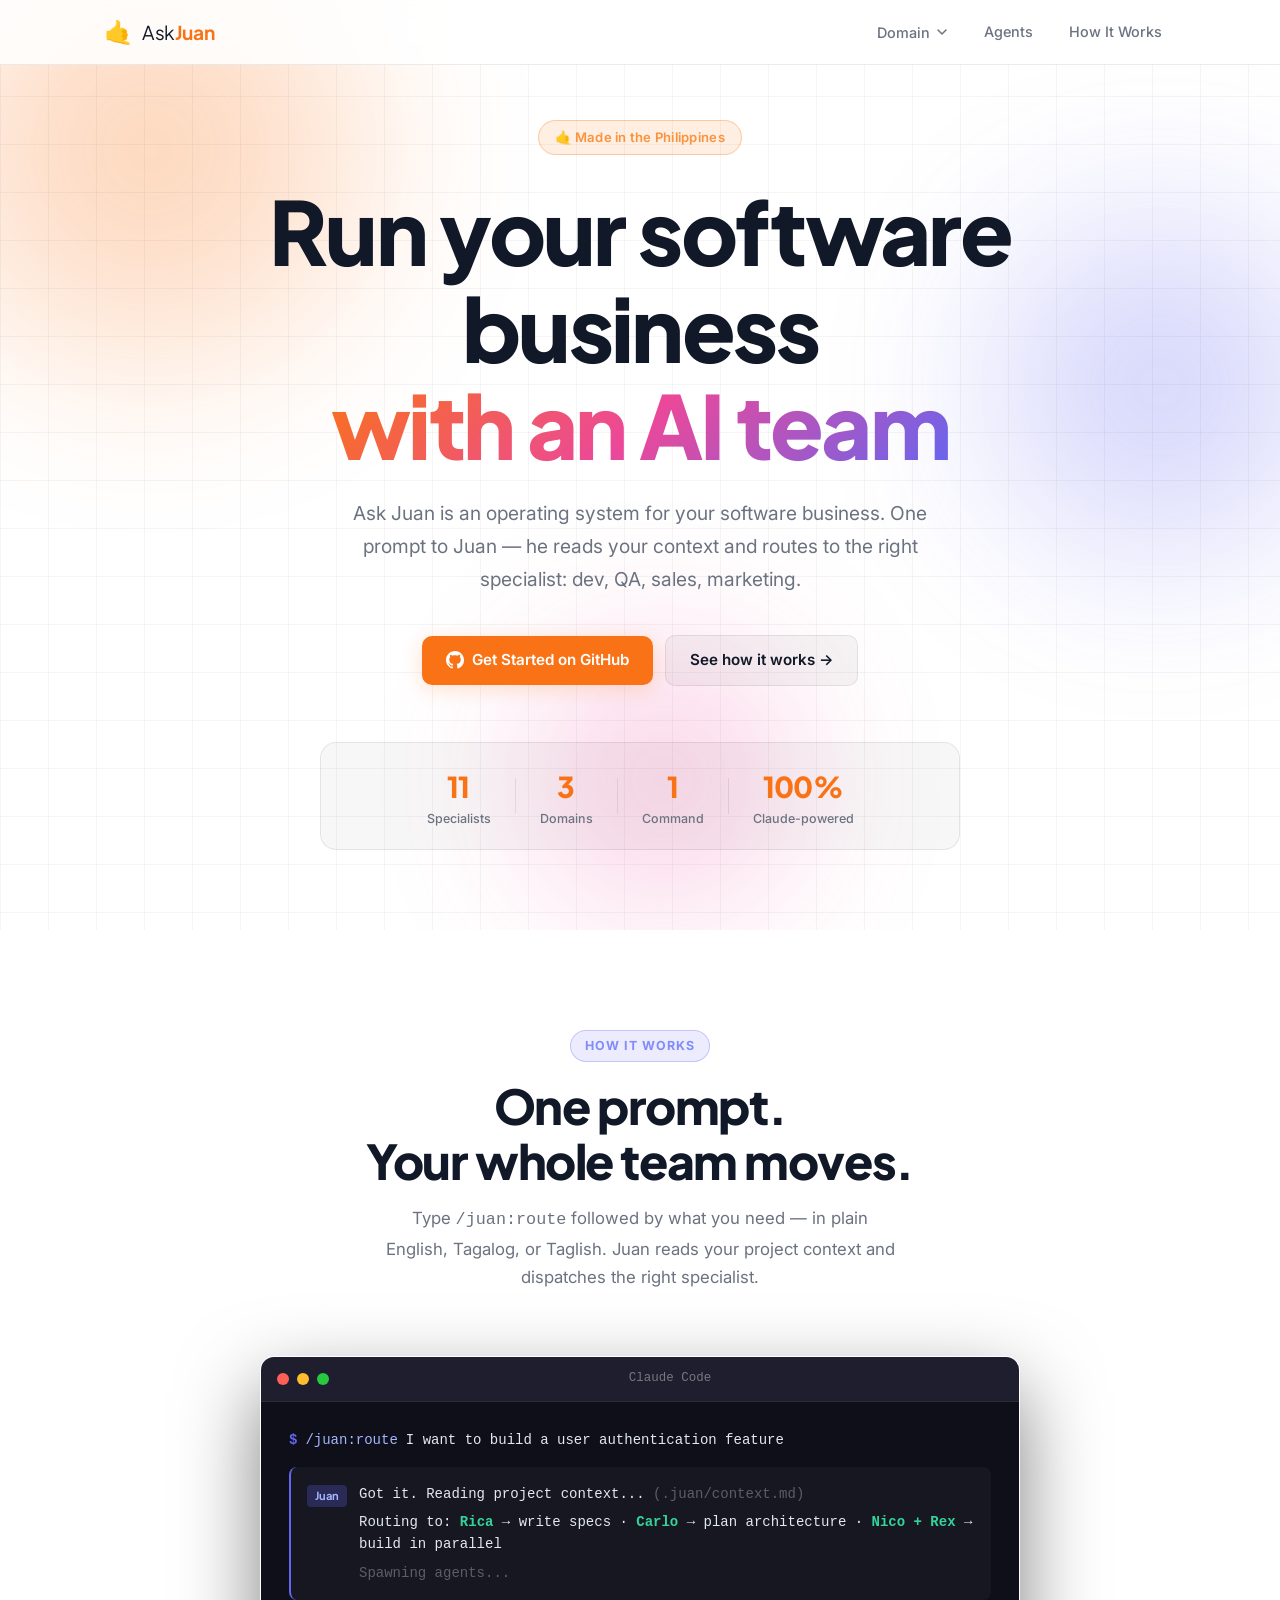
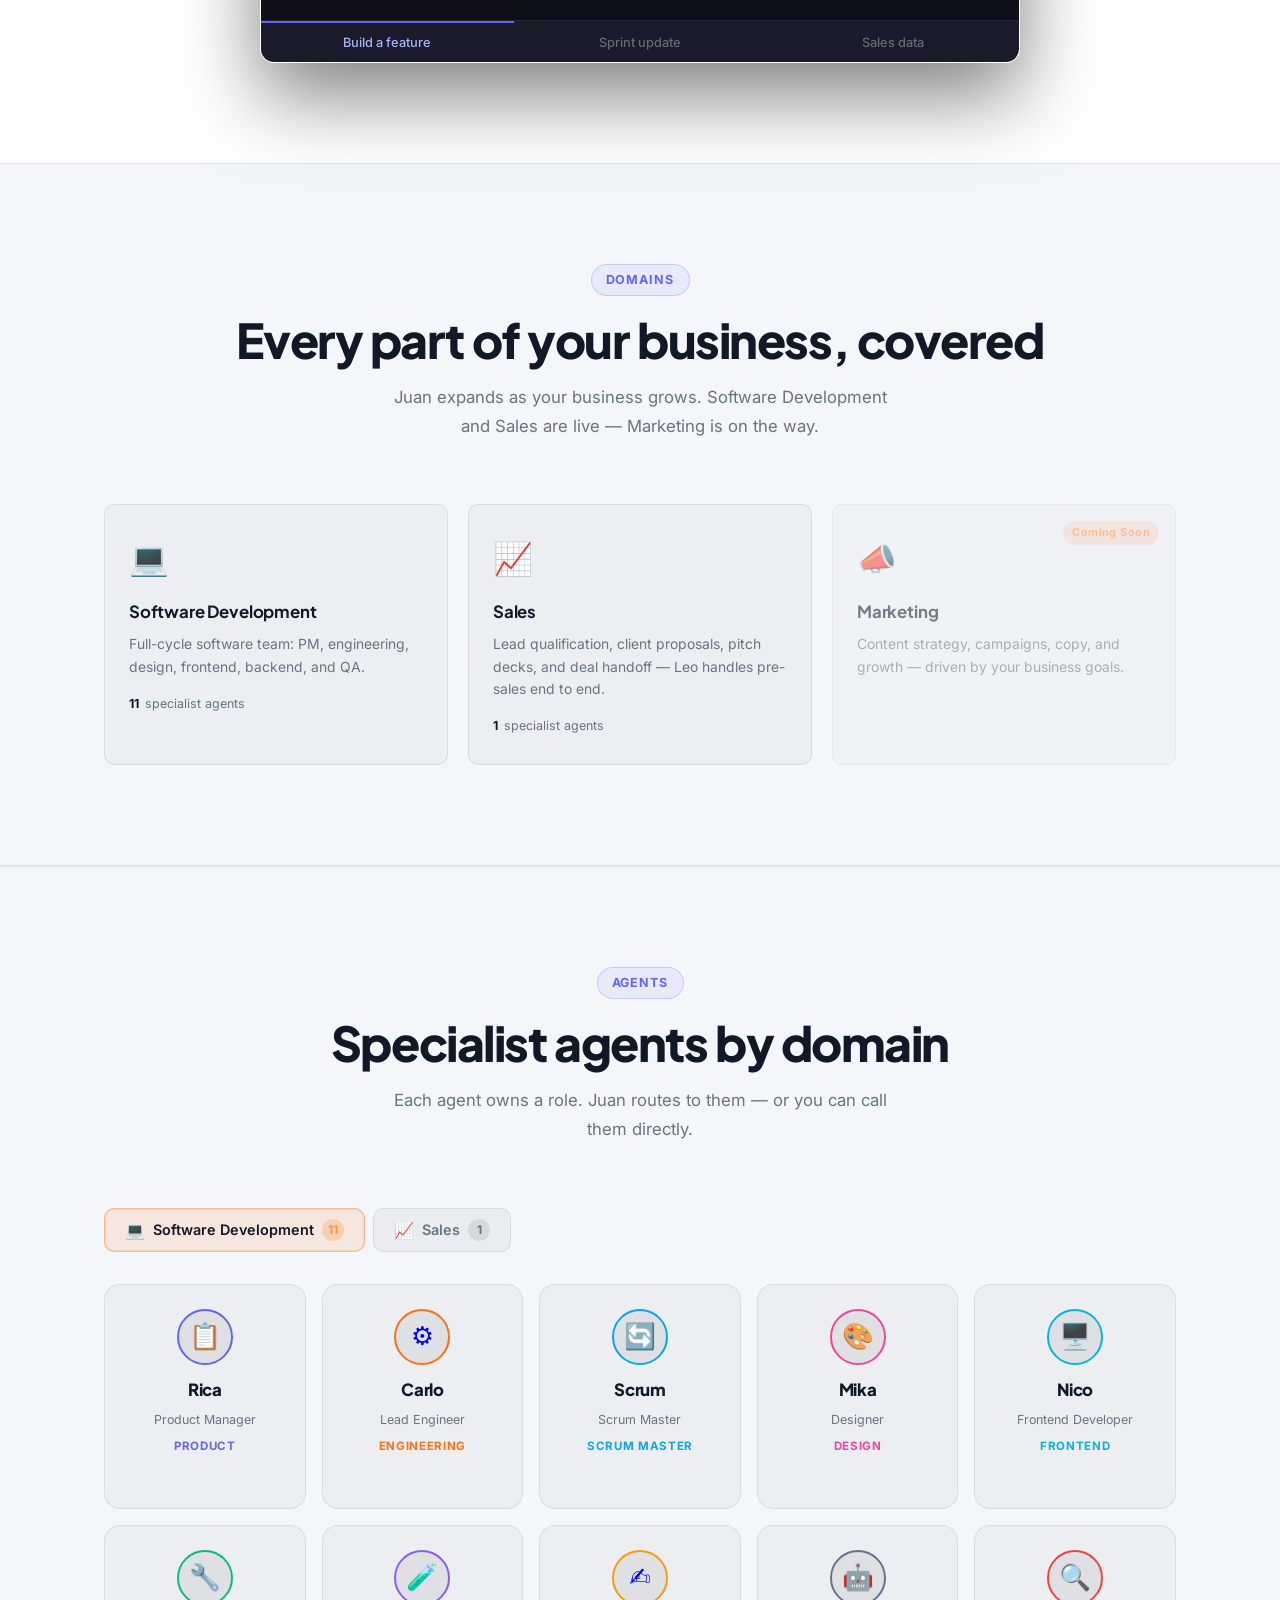
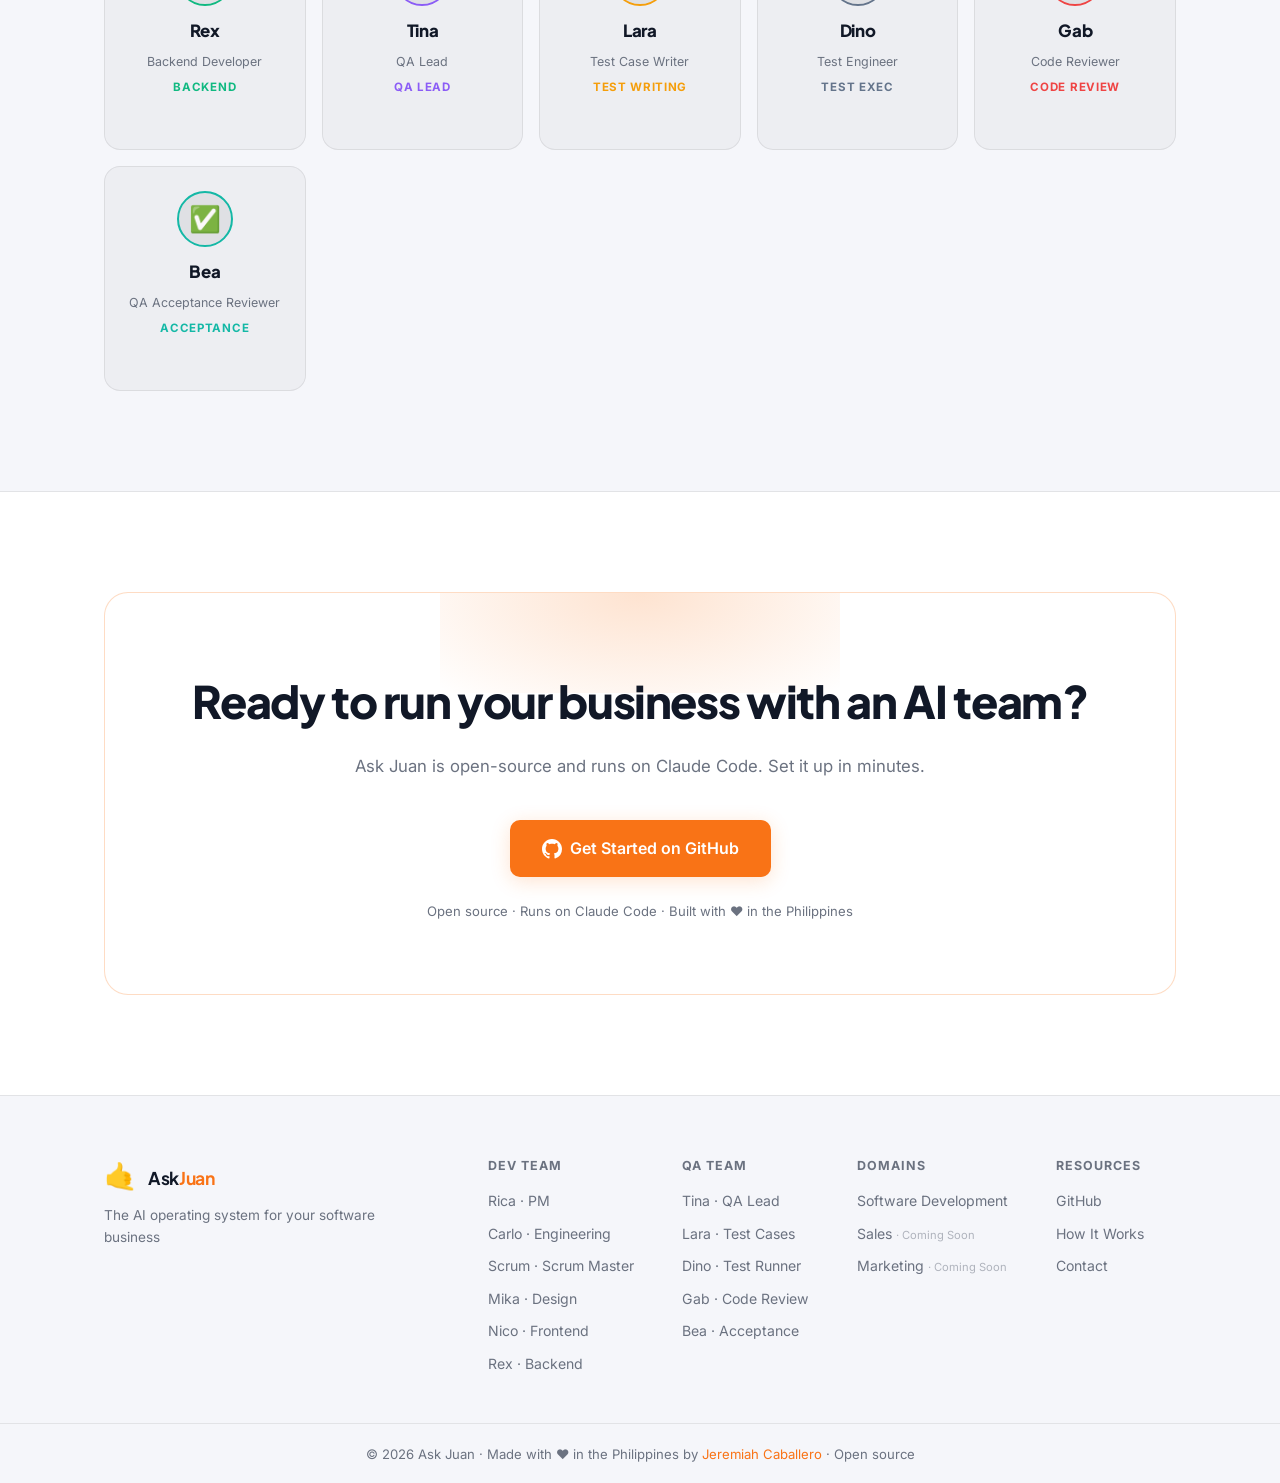
<file: index.html>
<!DOCTYPE html>
<html lang="en">
<head>
  <meta charset="UTF-8" />
  <meta name="viewport" content="width=device-width, initial-scale=1.0" />
  <title>Ask Juan — Your Filipino AI Business Consultant</title>
  <meta name="description" content="AI-powered agents and skills built for Filipino SMEs and freelancers. Get project plans, quotes, and client updates — fast." />
  <link rel="preconnect" href="https://fonts.googleapis.com" />
  <link href="https://fonts.googleapis.com/css2?family=Inter:wght@300;400;500;600;700;800&family=Plus+Jakarta+Sans:wght@400;500;600;700;800&display=swap" rel="stylesheet" />
  <link rel="stylesheet" href="style.css" />
</head>
<body>

  <!-- NAV -->
  <nav class="nav">
    <div class="container nav-inner">
      <a href="#" class="logo">
        <span class="logo-icon">🤙</span>
        <span class="logo-text">Ask<strong>Juan</strong></span>
      </a>
      <ul class="nav-links">
        <li class="nav-dropdown">
          <button class="nav-dropdown-toggle" aria-expanded="false">
            Domain <svg class="dropdown-chevron" width="12" height="12" viewBox="0 0 12 12" fill="none"><path d="M2 4l4 4 4-4" stroke="currentColor" stroke-width="1.5" stroke-linecap="round" stroke-linejoin="round"/></svg>
          </button>
          <ul class="nav-dropdown-menu" id="nav-domain-menu">
            <!-- rendered by app.js from DOMAINS -->
          </ul>
        </li>
        <li><a href="#team">Agents</a></li>
        <li><a href="#how">How It Works</a></li>
      </ul>
      <button class="hamburger" aria-label="Menu">
        <span></span><span></span><span></span>
      </button>
    </div>
  </nav>

  <!-- LANDING SECTIONS -->
  <div id="landing">

    <!-- HERO -->
    <section class="hero">
      <div class="hero-bg">
        <div class="blob blob-1"></div>
        <div class="blob blob-2"></div>
        <div class="blob blob-3"></div>
        <div class="grid-overlay"></div>
      </div>
      <div class="container hero-content">
        <div class="badge">🤙 Made in the Philippines</div>
        <h1 class="hero-title">
          Run your software business<br />
          <span class="gradient-text">with an AI team</span>
        </h1>
        <p class="hero-sub">
          Ask Juan is an operating system for your software business. One prompt to Juan —
          he reads your context and routes to the right specialist: dev, QA, sales, marketing.
        </p>
        <div class="hero-actions">
          <a href="https://github.com/jeremiahcaballero/ask-juan" class="btn btn-primary">
            <svg width="18" height="18" viewBox="0 0 24 24" fill="currentColor"><path d="M12 0C5.37 0 0 5.37 0 12c0 5.31 3.435 9.795 8.205 11.385.6.105.825-.255.825-.57 0-.285-.015-1.23-.015-2.235-3.015.555-3.795-.735-4.035-1.41-.135-.345-.72-1.41-1.23-1.695-.42-.225-1.02-.78-.015-.795.945-.015 1.62.87 1.845 1.23 1.08 1.815 2.805 1.305 3.495.99.105-.78.42-1.305.765-1.605-2.67-.3-5.46-1.335-5.46-5.925 0-1.305.465-2.385 1.23-3.225-.12-.3-.54-1.53.12-3.18 0 0 1.005-.315 3.3 1.23.96-.27 1.98-.405 3-.405s2.04.135 3 .405c2.295-1.56 3.3-1.23 3.3-1.23.66 1.65.24 2.88.12 3.18.765.84 1.23 1.905 1.23 3.225 0 4.605-2.805 5.625-5.475 5.925.435.375.81 1.095.81 2.22 0 1.605-.015 2.895-.015 3.3 0 .315.225.69.825.57A12.02 12.02 0 0 0 24 12c0-6.63-5.37-12-12-12Z"/></svg>
            Get Started on GitHub
          </a>
          <a href="#how" class="btn btn-ghost">See how it works →</a>
        </div>
        <div class="hero-stats">
          <div class="stat"><span class="stat-num">11</span><span class="stat-label">Specialists</span></div>
          <div class="stat-divider"></div>
          <div class="stat"><span class="stat-num">3</span><span class="stat-label">Domains</span></div>
          <div class="stat-divider"></div>
          <div class="stat"><span class="stat-num">1</span><span class="stat-label">Command</span></div>
          <div class="stat-divider"></div>
          <div class="stat"><span class="stat-num">100%</span><span class="stat-label">Claude-powered</span></div>
        </div>
      </div>
    </section>

    <!-- HOW IT WORKS -->
    <section id="how" class="section">
      <div class="container">
        <div class="section-header">
          <div class="section-tag">How It Works</div>
          <h2 class="section-title">One prompt.<br />Your whole team moves.</h2>
          <p class="section-sub">Type <code>/juan:route</code> followed by what you need — in plain English, Tagalog, or Taglish. Juan reads your project context and dispatches the right specialist.</p>
        </div>
        <div class="terminal-demo">
          <div class="terminal-bar">
            <span class="terminal-dot td-red"></span>
            <span class="terminal-dot td-yellow"></span>
            <span class="terminal-dot td-green"></span>
            <span class="terminal-title">Claude Code</span>
          </div>
          <div class="terminal-body">
            <div class="terminal-example active" id="term-ex-0">
              <div class="term-line"><span class="term-prompt">$</span> <span class="term-cmd">/juan:route</span> <span class="term-arg">I want to build a user authentication feature</span></div>
              <div class="term-response">
                <div class="term-tag term-tag-juan">Juan</div>
                <div class="term-response-body">
                  <p>Got it. Reading project context... <span class="term-dim">(.juan/context.md)</span></p>
                  <p>Routing to: <span class="term-agent">Rica</span> → write specs · <span class="term-agent">Carlo</span> → plan architecture · <span class="term-agent">Nico + Rex</span> → build in parallel</p>
                  <p class="term-dim">Spawning agents...</p>
                </div>
              </div>
            </div>
            <div class="terminal-example" id="term-ex-1">
              <div class="term-line"><span class="term-prompt">$</span> <span class="term-cmd">/juan:route</span> <span class="term-arg">Give me updates on today's sprint</span></div>
              <div class="term-response">
                <div class="term-tag term-tag-juan">Juan</div>
                <div class="term-response-body">
                  <p>Pulling sprint status...</p>
                  <p>Routing to: <span class="term-agent">Tina</span> → QA summary · <span class="term-agent">Dino</span> → test report · <span class="term-agent">Gab</span> → code review status</p>
                  <p class="term-dim">Compiling sprint update...</p>
                </div>
              </div>
            </div>
            <div class="terminal-example" id="term-ex-2">
              <div class="term-line"><span class="term-prompt">$</span> <span class="term-cmd">/juan:route</span> <span class="term-arg">Give me data about our sales this month</span></div>
              <div class="term-response">
                <div class="term-tag term-tag-juan">Juan</div>
                <div class="term-response-body">
                  <p>Sales domain detected.</p>
                  <p>Routing to: <span class="term-agent term-agent-soon">Sales Agent</span> <span class="term-soon-badge">Coming Soon</span></p>
                  <p class="term-dim">Sales domain launching Q3 2026.</p>
                </div>
              </div>
            </div>
          </div>
          <div class="terminal-tabs">
            <button class="term-tab active" data-ex="0">Build a feature</button>
            <button class="term-tab" data-ex="1">Sprint update</button>
            <button class="term-tab" data-ex="2">Sales data</button>
          </div>
        </div>
      </div>
    </section>

    <!-- DOMAINS -->
    <section id="domains" class="section section-dark">
      <div class="container">
        <div class="section-header">
          <div class="section-tag light">Domains</div>
          <h2 class="section-title light">Every part of your business, covered</h2>
          <p class="section-sub light">Juan expands as your business grows. Software Development and Sales are live — Marketing is on the way.</p>
        </div>
        <div class="domains-grid" id="domains-grid">
          <!-- rendered by app.js -->
        </div>
      </div>
    </section>

    <!-- AGENTS -->
    <section id="team" class="section section-dark">
      <div class="container">
        <div class="section-header">
          <div class="section-tag light">Agents</div>
          <h2 class="section-title light">Specialist agents by domain</h2>
          <p class="section-sub light">Each agent owns a role. Juan routes to them — or you can call them directly.</p>
        </div>
        <div class="domain-tabs-wrap">
          <div class="domain-tabs" id="domain-tabs"></div>
        </div>
        <div class="team-grid" id="team-grid"></div>
      </div>
    </section>

    <!-- CTA -->
    <section id="contact" class="section cta-section">
      <div class="container">
        <div class="cta-card">
          <div class="cta-glow"></div>
          <h2 class="cta-title">Ready to run your business with an AI team?</h2>
          <p class="cta-sub">Ask Juan is open-source and runs on Claude Code. Set it up in minutes.</p>
          <div class="cta-actions">
            <a href="https://github.com/jeremiahcaballero/ask-juan" class="btn btn-primary btn-lg">
              <svg width="20" height="20" viewBox="0 0 24 24" fill="currentColor"><path d="M12 0C5.37 0 0 5.37 0 12c0 5.31 3.435 9.795 8.205 11.385.6.105.825-.255.825-.57 0-.285-.015-1.23-.015-2.235-3.015.555-3.795-.735-4.035-1.41-.135-.345-.72-1.41-1.23-1.695-.42-.225-1.02-.78-.015-.795.945-.015 1.62.87 1.845 1.23 1.08 1.815 2.805 1.305 3.495.99.105-.78.42-1.305.765-1.605-2.67-.3-5.46-1.335-5.46-5.925 0-1.305.465-2.385 1.23-3.225-.12-.3-.54-1.53.12-3.18 0 0 1.005-.315 3.3 1.23.96-.27 1.98-.405 3-.405s2.04.135 3 .405c2.295-1.56 3.3-1.23 3.3-1.23.66 1.65.24 2.88.12 3.18.765.84 1.23 1.905 1.23 3.225 0 4.605-2.805 5.625-5.475 5.925.435.375.81 1.095.81 2.22 0 1.605-.015 2.895-.015 3.3 0 .315.225.69.825.57A12.02 12.02 0 0 0 24 12c0-6.63-5.37-12-12-12Z"/></svg>
              Get Started on GitHub
            </a>
          </div>
          <p class="cta-note">Open source · Runs on Claude Code · Built with ❤️ in the Philippines</p>
        </div>
      </div>
    </section>

  </div><!-- /#landing -->

  <!-- AGENT DETAIL PAGE (rendered by app.js) -->
  <div id="agent-page" class="hidden"></div>

  <!-- FOOTER -->
  <footer class="footer">
    <div class="container footer-inner">
      <div class="footer-brand">
        <span class="logo-icon">🤙</span>
        <span class="logo-text">Ask<strong>Juan</strong></span>
        <p class="footer-tagline">The AI operating system for your software business</p>
      </div>
      <div class="footer-links">
        <div class="footer-col">
          <h5>Dev Team</h5>
          <a href="#agent/rica">Rica · PM</a>
          <a href="#agent/carlo">Carlo · Engineering</a>
          <a href="#agent/scrum">Scrum · Scrum Master</a>
          <a href="#agent/mika">Mika · Design</a>
          <a href="#agent/nico">Nico · Frontend</a>
          <a href="#agent/rex">Rex · Backend</a>
        </div>
        <div class="footer-col">
          <h5>QA Team</h5>
          <a href="#agent/tina">Tina · QA Lead</a>
          <a href="#agent/lara">Lara · Test Cases</a>
          <a href="#agent/dino">Dino · Test Runner</a>
          <a href="#agent/gab">Gab · Code Review</a>
          <a href="#agent/bea">Bea · Acceptance</a>
        </div>
        <div class="footer-col">
          <h5>Domains</h5>
          <a href="#team">Software Development</a>
          <a href="#domains">Sales <span style="font-size:0.7rem;opacity:0.5">· Coming Soon</span></a>
          <a href="#domains">Marketing <span style="font-size:0.7rem;opacity:0.5">· Coming Soon</span></a>
        </div>
        <div class="footer-col">
          <h5>Resources</h5>
          <a href="https://github.com/jeremiahcaballero/ask-juan">GitHub</a>
          <a href="#how">How It Works</a>
          <a href="mailto:training-ph@sun-asterisk.com">Contact</a>
        </div>
      </div>
    </div>
    <div class="footer-bottom">
      <p>© 2026 Ask Juan · Made with ❤️ in the Philippines by <a href="mailto:training-ph@sun-asterisk.com">Jeremiah Caballero</a> · Open source</p>
    </div>
  </footer>

  <script src="agents.js"></script>
  <script src="app.js"></script>
</body>
</html>
</file>
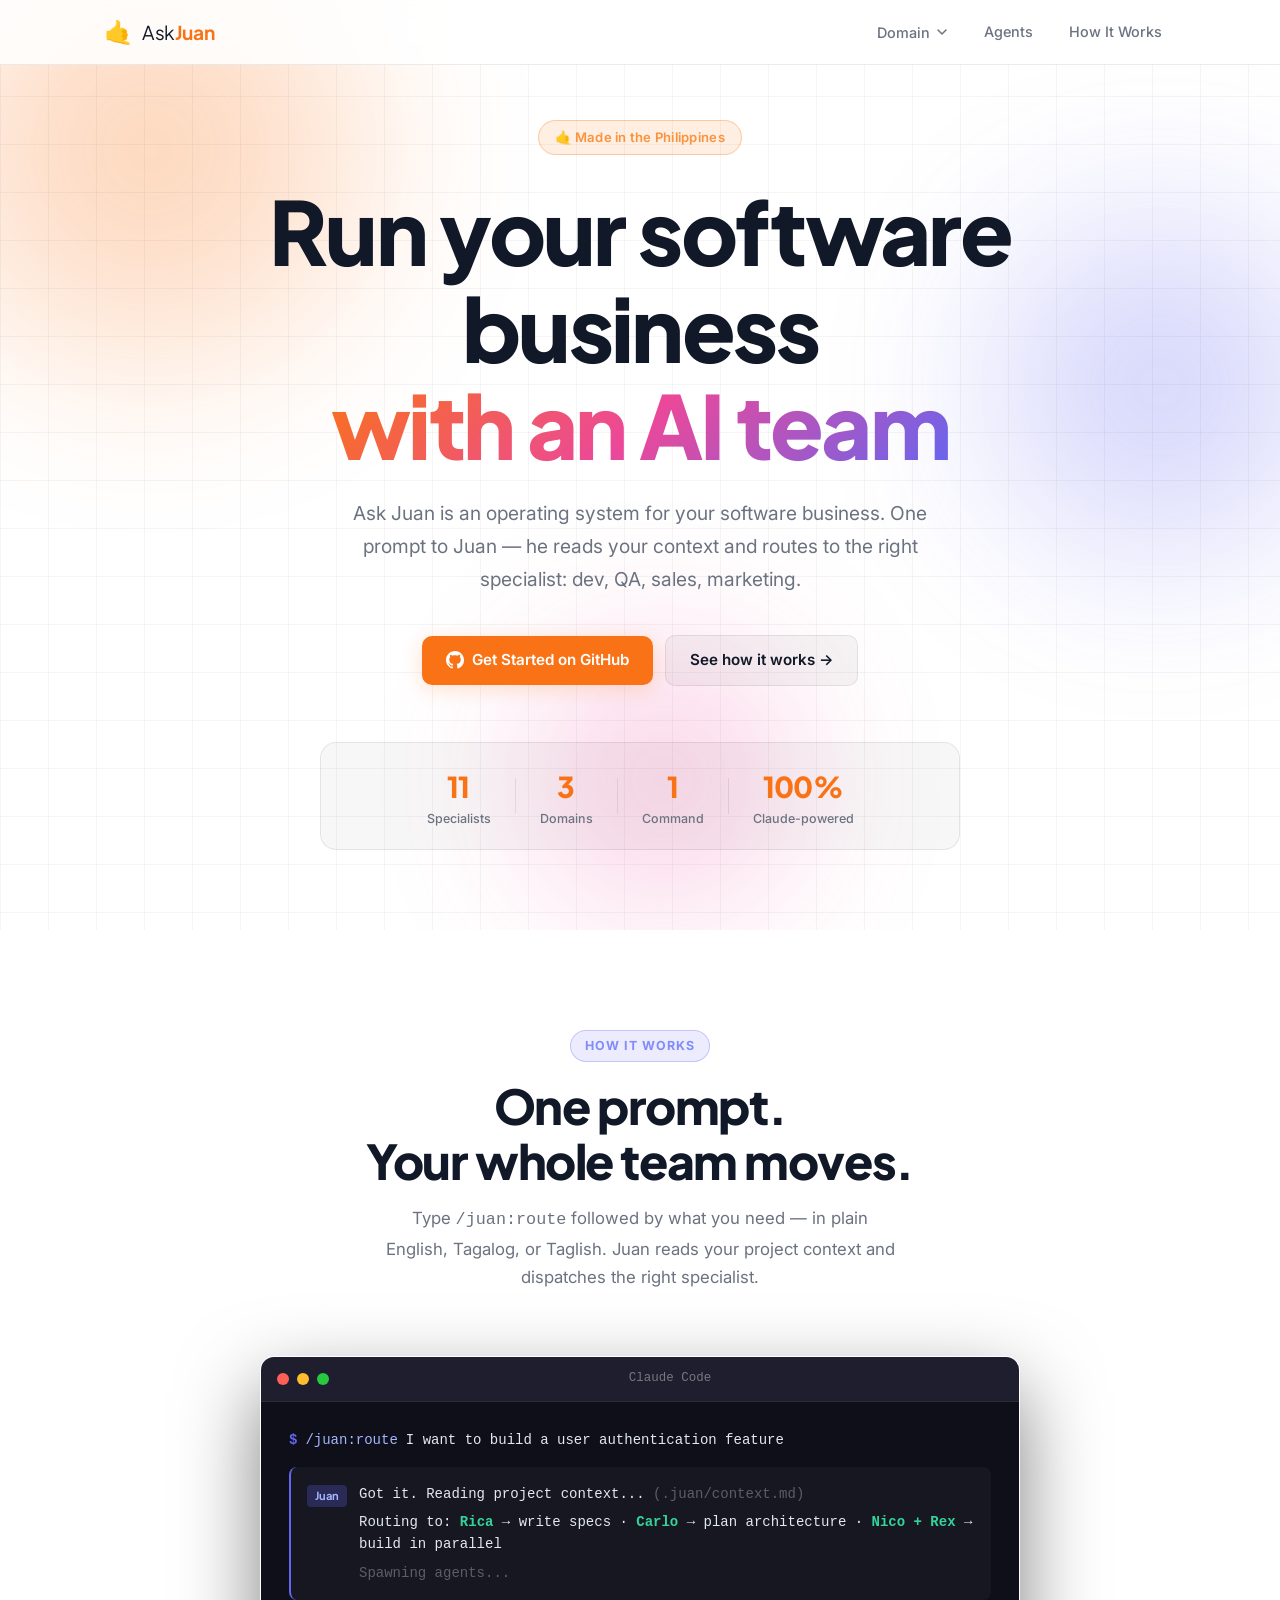
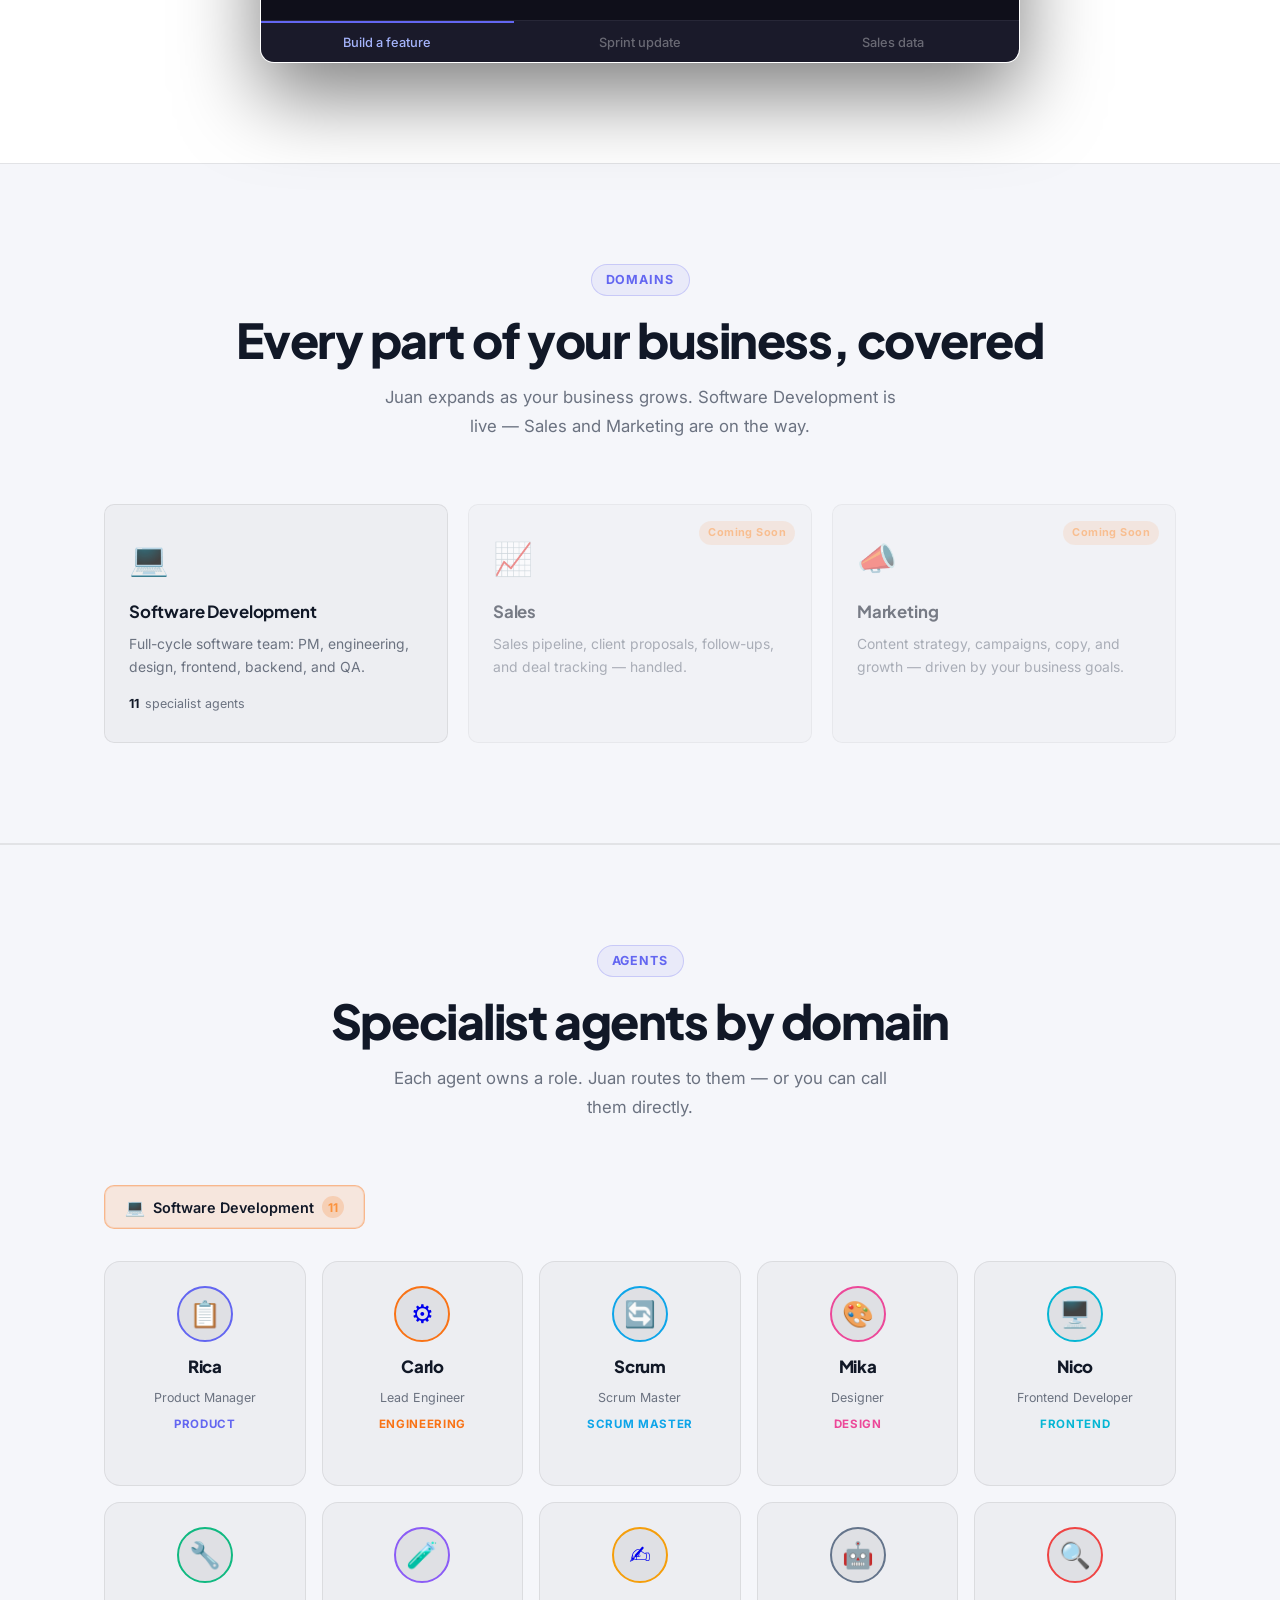
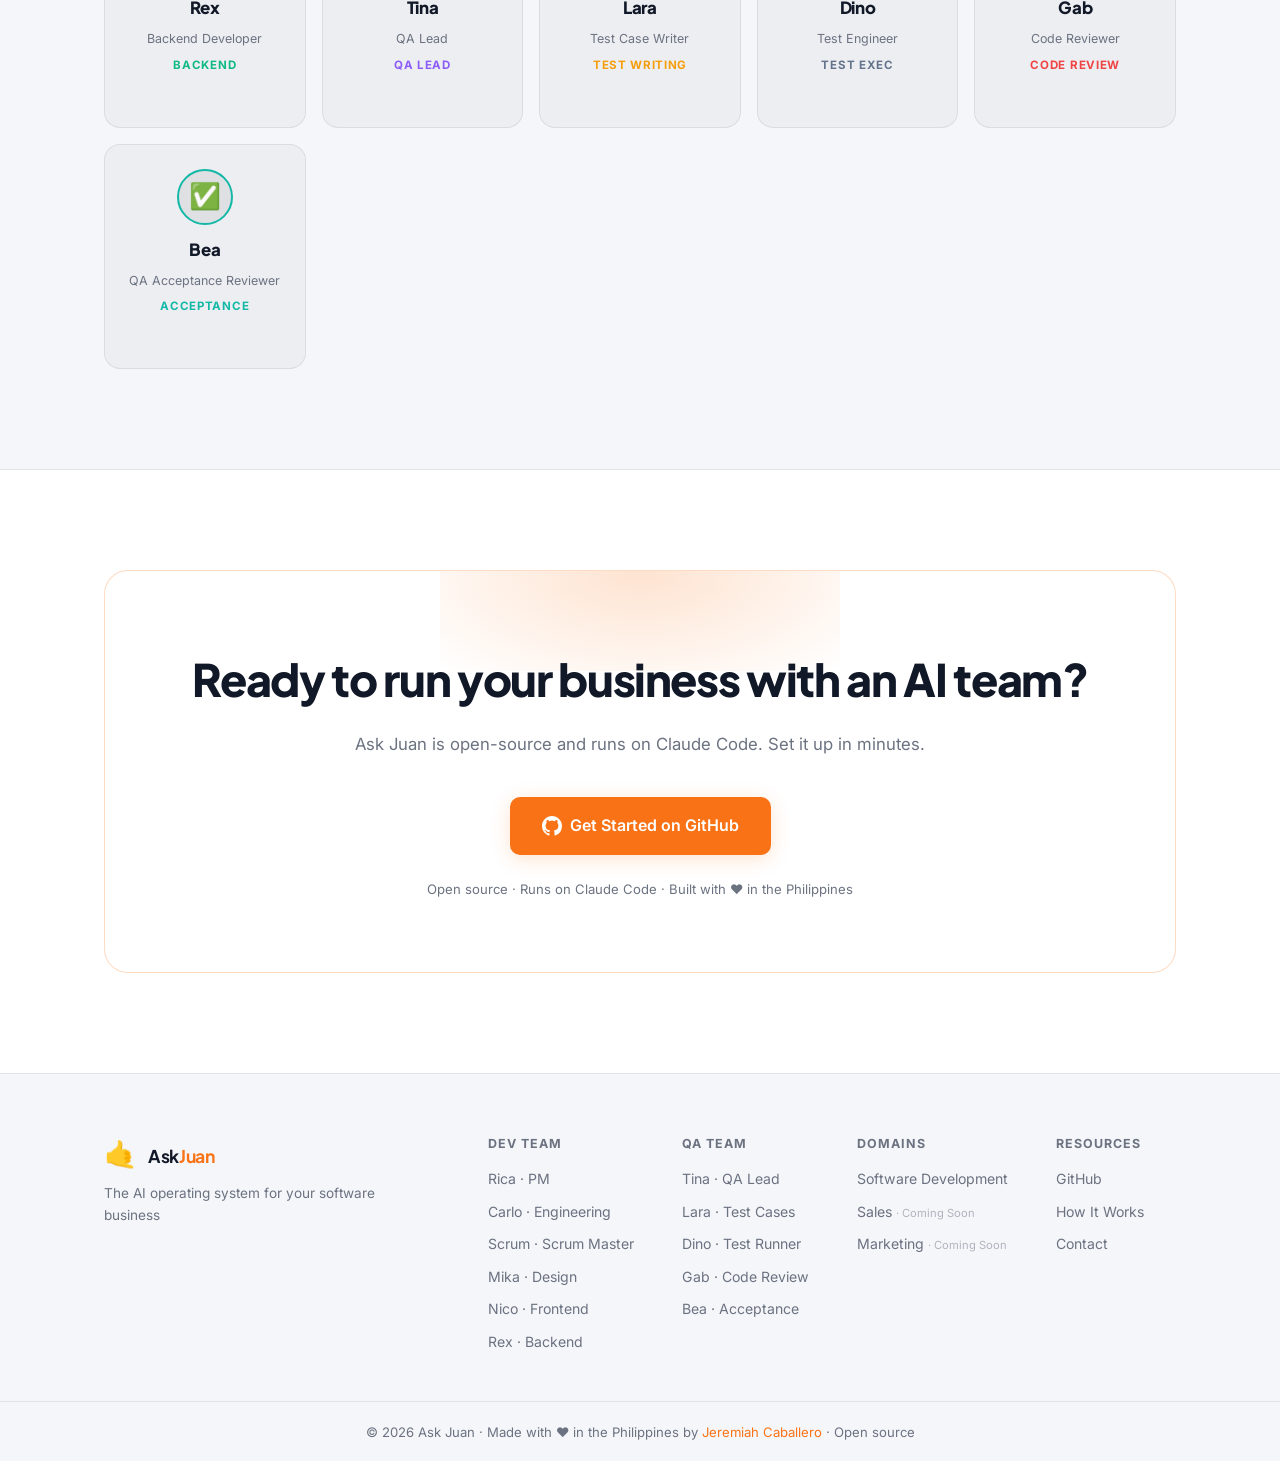
<file: docs/index.html>
<!DOCTYPE html>
<html lang="en">
<head>
  <meta charset="UTF-8" />
  <meta name="viewport" content="width=device-width, initial-scale=1.0" />
  <title>Ask Juan — Your Filipino AI Business Consultant</title>
  <meta name="description" content="AI-powered agents and skills built for Filipino SMEs and freelancers. Get project plans, quotes, and client updates — fast." />
  <link rel="preconnect" href="https://fonts.googleapis.com" />
  <link href="https://fonts.googleapis.com/css2?family=Inter:wght@300;400;500;600;700;800&family=Plus+Jakarta+Sans:wght@400;500;600;700;800&display=swap" rel="stylesheet" />
  <link rel="stylesheet" href="style.css" />
</head>
<body>

  <!-- NAV -->
  <nav class="nav">
    <div class="container nav-inner">
      <a href="#" class="logo">
        <span class="logo-icon">🤙</span>
        <span class="logo-text">Ask<strong>Juan</strong></span>
      </a>
      <ul class="nav-links">
        <li class="nav-dropdown">
          <button class="nav-dropdown-toggle" aria-expanded="false">
            Domain <svg class="dropdown-chevron" width="12" height="12" viewBox="0 0 12 12" fill="none"><path d="M2 4l4 4 4-4" stroke="currentColor" stroke-width="1.5" stroke-linecap="round" stroke-linejoin="round"/></svg>
          </button>
          <ul class="nav-dropdown-menu" id="nav-domain-menu">
            <!-- rendered by app.js from DOMAINS -->
          </ul>
        </li>
        <li><a href="#team">Agents</a></li>
        <li><a href="#how">How It Works</a></li>
      </ul>
      <button class="hamburger" aria-label="Menu">
        <span></span><span></span><span></span>
      </button>
    </div>
  </nav>

  <!-- LANDING SECTIONS -->
  <div id="landing">

    <!-- HERO -->
    <section class="hero">
      <div class="hero-bg">
        <div class="blob blob-1"></div>
        <div class="blob blob-2"></div>
        <div class="blob blob-3"></div>
        <div class="grid-overlay"></div>
      </div>
      <div class="container hero-content">
        <div class="badge">🤙 Made in the Philippines</div>
        <h1 class="hero-title">
          Run your software business<br />
          <span class="gradient-text">with an AI team</span>
        </h1>
        <p class="hero-sub">
          Ask Juan is an operating system for your software business. One prompt to Juan —
          he reads your context and routes to the right specialist: dev, QA, sales, marketing.
        </p>
        <div class="hero-actions">
          <a href="https://github.com/jeremiahcaballero/ask-juan" class="btn btn-primary">
            <svg width="18" height="18" viewBox="0 0 24 24" fill="currentColor"><path d="M12 0C5.37 0 0 5.37 0 12c0 5.31 3.435 9.795 8.205 11.385.6.105.825-.255.825-.57 0-.285-.015-1.23-.015-2.235-3.015.555-3.795-.735-4.035-1.41-.135-.345-.72-1.41-1.23-1.695-.42-.225-1.02-.78-.015-.795.945-.015 1.62.87 1.845 1.23 1.08 1.815 2.805 1.305 3.495.99.105-.78.42-1.305.765-1.605-2.67-.3-5.46-1.335-5.46-5.925 0-1.305.465-2.385 1.23-3.225-.12-.3-.54-1.53.12-3.18 0 0 1.005-.315 3.3 1.23.96-.27 1.98-.405 3-.405s2.04.135 3 .405c2.295-1.56 3.3-1.23 3.3-1.23.66 1.65.24 2.88.12 3.18.765.84 1.23 1.905 1.23 3.225 0 4.605-2.805 5.625-5.475 5.925.435.375.81 1.095.81 2.22 0 1.605-.015 2.895-.015 3.3 0 .315.225.69.825.57A12.02 12.02 0 0 0 24 12c0-6.63-5.37-12-12-12Z"/></svg>
            Get Started on GitHub
          </a>
          <a href="#how" class="btn btn-ghost">See how it works →</a>
        </div>
        <div class="hero-stats">
          <div class="stat"><span class="stat-num">11</span><span class="stat-label">Specialists</span></div>
          <div class="stat-divider"></div>
          <div class="stat"><span class="stat-num">3</span><span class="stat-label">Domains</span></div>
          <div class="stat-divider"></div>
          <div class="stat"><span class="stat-num">1</span><span class="stat-label">Command</span></div>
          <div class="stat-divider"></div>
          <div class="stat"><span class="stat-num">100%</span><span class="stat-label">Claude-powered</span></div>
        </div>
      </div>
    </section>

    <!-- HOW IT WORKS -->
    <section id="how" class="section">
      <div class="container">
        <div class="section-header">
          <div class="section-tag">How It Works</div>
          <h2 class="section-title">One prompt.<br />Your whole team moves.</h2>
          <p class="section-sub">Type <code>/juan:route</code> followed by what you need — in plain English, Tagalog, or Taglish. Juan reads your project context and dispatches the right specialist.</p>
        </div>
        <div class="terminal-demo">
          <div class="terminal-bar">
            <span class="terminal-dot td-red"></span>
            <span class="terminal-dot td-yellow"></span>
            <span class="terminal-dot td-green"></span>
            <span class="terminal-title">Claude Code</span>
          </div>
          <div class="terminal-body">
            <div class="terminal-example active" id="term-ex-0">
              <div class="term-line"><span class="term-prompt">$</span> <span class="term-cmd">/juan:route</span> <span class="term-arg">I want to build a user authentication feature</span></div>
              <div class="term-response">
                <div class="term-tag term-tag-juan">Juan</div>
                <div class="term-response-body">
                  <p>Got it. Reading project context... <span class="term-dim">(.juan/context.md)</span></p>
                  <p>Routing to: <span class="term-agent">Rica</span> → write specs · <span class="term-agent">Carlo</span> → plan architecture · <span class="term-agent">Nico + Rex</span> → build in parallel</p>
                  <p class="term-dim">Spawning agents...</p>
                </div>
              </div>
            </div>
            <div class="terminal-example" id="term-ex-1">
              <div class="term-line"><span class="term-prompt">$</span> <span class="term-cmd">/juan:route</span> <span class="term-arg">Give me updates on today's sprint</span></div>
              <div class="term-response">
                <div class="term-tag term-tag-juan">Juan</div>
                <div class="term-response-body">
                  <p>Pulling sprint status...</p>
                  <p>Routing to: <span class="term-agent">Tina</span> → QA summary · <span class="term-agent">Dino</span> → test report · <span class="term-agent">Gab</span> → code review status</p>
                  <p class="term-dim">Compiling sprint update...</p>
                </div>
              </div>
            </div>
            <div class="terminal-example" id="term-ex-2">
              <div class="term-line"><span class="term-prompt">$</span> <span class="term-cmd">/juan:route</span> <span class="term-arg">Give me data about our sales this month</span></div>
              <div class="term-response">
                <div class="term-tag term-tag-juan">Juan</div>
                <div class="term-response-body">
                  <p>Sales domain detected.</p>
                  <p>Routing to: <span class="term-agent term-agent-soon">Sales Agent</span> <span class="term-soon-badge">Coming Soon</span></p>
                  <p class="term-dim">Sales domain launching Q3 2026.</p>
                </div>
              </div>
            </div>
          </div>
          <div class="terminal-tabs">
            <button class="term-tab active" data-ex="0">Build a feature</button>
            <button class="term-tab" data-ex="1">Sprint update</button>
            <button class="term-tab" data-ex="2">Sales data</button>
          </div>
        </div>
      </div>
    </section>

    <!-- DOMAINS -->
    <section id="domains" class="section section-dark">
      <div class="container">
        <div class="section-header">
          <div class="section-tag light">Domains</div>
          <h2 class="section-title light">Every part of your business, covered</h2>
          <p class="section-sub light">Juan expands as your business grows. Software Development is live — Sales and Marketing are on the way.</p>
        </div>
        <div class="domains-grid" id="domains-grid">
          <!-- rendered by app.js -->
        </div>
      </div>
    </section>

    <!-- AGENTS -->
    <section id="team" class="section section-dark">
      <div class="container">
        <div class="section-header">
          <div class="section-tag light">Agents</div>
          <h2 class="section-title light">Specialist agents by domain</h2>
          <p class="section-sub light">Each agent owns a role. Juan routes to them — or you can call them directly.</p>
        </div>
        <div class="domain-tabs-wrap">
          <div class="domain-tabs" id="domain-tabs"></div>
        </div>
        <div class="team-grid" id="team-grid"></div>
      </div>
    </section>

    <!-- CTA -->
    <section id="contact" class="section cta-section">
      <div class="container">
        <div class="cta-card">
          <div class="cta-glow"></div>
          <h2 class="cta-title">Ready to run your business with an AI team?</h2>
          <p class="cta-sub">Ask Juan is open-source and runs on Claude Code. Set it up in minutes.</p>
          <div class="cta-actions">
            <a href="https://github.com/jeremiahcaballero/ask-juan" class="btn btn-primary btn-lg">
              <svg width="20" height="20" viewBox="0 0 24 24" fill="currentColor"><path d="M12 0C5.37 0 0 5.37 0 12c0 5.31 3.435 9.795 8.205 11.385.6.105.825-.255.825-.57 0-.285-.015-1.23-.015-2.235-3.015.555-3.795-.735-4.035-1.41-.135-.345-.72-1.41-1.23-1.695-.42-.225-1.02-.78-.015-.795.945-.015 1.62.87 1.845 1.23 1.08 1.815 2.805 1.305 3.495.99.105-.78.42-1.305.765-1.605-2.67-.3-5.46-1.335-5.46-5.925 0-1.305.465-2.385 1.23-3.225-.12-.3-.54-1.53.12-3.18 0 0 1.005-.315 3.3 1.23.96-.27 1.98-.405 3-.405s2.04.135 3 .405c2.295-1.56 3.3-1.23 3.3-1.23.66 1.65.24 2.88.12 3.18.765.84 1.23 1.905 1.23 3.225 0 4.605-2.805 5.625-5.475 5.925.435.375.81 1.095.81 2.22 0 1.605-.015 2.895-.015 3.3 0 .315.225.69.825.57A12.02 12.02 0 0 0 24 12c0-6.63-5.37-12-12-12Z"/></svg>
              Get Started on GitHub
            </a>
          </div>
          <p class="cta-note">Open source · Runs on Claude Code · Built with ❤️ in the Philippines</p>
        </div>
      </div>
    </section>

  </div><!-- /#landing -->

  <!-- AGENT DETAIL PAGE (rendered by app.js) -->
  <div id="agent-page" class="hidden"></div>

  <!-- FOOTER -->
  <footer class="footer">
    <div class="container footer-inner">
      <div class="footer-brand">
        <span class="logo-icon">🤙</span>
        <span class="logo-text">Ask<strong>Juan</strong></span>
        <p class="footer-tagline">The AI operating system for your software business</p>
      </div>
      <div class="footer-links">
        <div class="footer-col">
          <h5>Dev Team</h5>
          <a href="#agent/rica">Rica · PM</a>
          <a href="#agent/carlo">Carlo · Engineering</a>
          <a href="#agent/scrum">Scrum · Scrum Master</a>
          <a href="#agent/mika">Mika · Design</a>
          <a href="#agent/nico">Nico · Frontend</a>
          <a href="#agent/rex">Rex · Backend</a>
        </div>
        <div class="footer-col">
          <h5>QA Team</h5>
          <a href="#agent/tina">Tina · QA Lead</a>
          <a href="#agent/lara">Lara · Test Cases</a>
          <a href="#agent/dino">Dino · Test Runner</a>
          <a href="#agent/gab">Gab · Code Review</a>
          <a href="#agent/bea">Bea · Acceptance</a>
        </div>
        <div class="footer-col">
          <h5>Domains</h5>
          <a href="#team">Software Development</a>
          <a href="#domains">Sales <span style="font-size:0.7rem;opacity:0.5">· Coming Soon</span></a>
          <a href="#domains">Marketing <span style="font-size:0.7rem;opacity:0.5">· Coming Soon</span></a>
        </div>
        <div class="footer-col">
          <h5>Resources</h5>
          <a href="https://github.com/jeremiahcaballero/ask-juan">GitHub</a>
          <a href="#how">How It Works</a>
          <a href="mailto:training-ph@sun-asterisk.com">Contact</a>
        </div>
      </div>
    </div>
    <div class="footer-bottom">
      <p>© 2026 Ask Juan · Made with ❤️ in the Philippines by <a href="mailto:training-ph@sun-asterisk.com">Jeremiah Caballero</a> · Open source</p>
    </div>
  </footer>

  <script src="agents.js"></script>
  <script src="app.js"></script>
</body>
</html>
</file>
<file: style.css>
/* ===== RESET & BASE ===== */
*, *::before, *::after { box-sizing: border-box; margin: 0; padding: 0; }

:root {
  --bg: #ffffff;
  --bg-2: #f5f6fa;
  --bg-card: #ffffff;
  --border: rgba(0,0,0,0.08);
  --border-hover: rgba(0,0,0,0.18);
  --text: #111827;
  --text-muted: #6b7280;
  --primary: #f97316;
  --primary-light: #fb923c;
  --primary-glow: rgba(249,115,22,0.2);
  --accent: #6366f1;
  --accent-glow: rgba(99,102,241,0.15);
  --gradient: linear-gradient(135deg, #f97316, #ec4899, #6366f1);
  --radius: 16px;
  --radius-sm: 10px;
  --shadow: 0 4px 24px rgba(0,0,0,0.08);
  --shadow-lg: 0 16px 64px rgba(0,0,0,0.12);
  --font: 'Inter', system-ui, sans-serif;
  --font-display: 'Plus Jakarta Sans', sans-serif;
}

html { scroll-behavior: smooth; }

body {
  font-family: var(--font);
  background: var(--bg);
  color: var(--text);
  line-height: 1.6;
  overflow-x: hidden;
  -webkit-font-smoothing: antialiased;
}

.container {
  max-width: 1120px;
  margin: 0 auto;
  padding: 0 24px;
}

/* ===== NAV ===== */
.nav {
  position: fixed;
  top: 0;
  left: 0;
  right: 0;
  z-index: 100;
  background: rgba(255,255,255,0.85);
  backdrop-filter: blur(20px);
  border-bottom: 1px solid var(--border);
  transition: all 0.3s;
}

.nav-inner {
  display: flex;
  align-items: center;
  justify-content: space-between;
  height: 64px;
}

.logo {
  display: flex;
  align-items: center;
  gap: 10px;
  text-decoration: none;
  font-family: var(--font-display);
  font-size: 1.2rem;
  color: var(--text);
}

.logo-icon { font-size: 1.4rem; }
.logo-text { letter-spacing: -0.02em; }
.logo-text strong { color: var(--primary); }

.nav-links {
  display: flex;
  align-items: center;
  gap: 8px;
  list-style: none;
}

.nav-links a {
  text-decoration: none;
  color: var(--text-muted);
  font-size: 0.9rem;
  font-weight: 500;
  padding: 8px 14px;
  border-radius: 8px;
  transition: all 0.2s;
}

.nav-links a:hover { color: var(--text); background: rgba(0,0,0,0.05); }

/* Domain dropdown */
.nav-dropdown { position: relative; }

.nav-dropdown-toggle {
  display: flex;
  align-items: center;
  gap: 6px;
  background: none;
  border: none;
  cursor: pointer;
  color: var(--text-muted);
  font-size: 0.9rem;
  font-weight: 500;
  padding: 8px 14px;
  border-radius: 8px;
  transition: all 0.2s;
  font-family: inherit;
}
.nav-dropdown-toggle:hover { color: var(--text); background: rgba(0,0,0,0.05); }
.nav-dropdown-toggle[aria-expanded="true"] { color: var(--text); }
.nav-dropdown-toggle[aria-expanded="true"] .dropdown-chevron { transform: rotate(180deg); }

.dropdown-chevron { transition: transform 0.2s; flex-shrink: 0; }

.nav-dropdown-menu {
  display: none;
  position: absolute;
  top: calc(100% + 8px);
  left: 0;
  list-style: none;
  background: #ffffff;
  border: 1px solid var(--border);
  border-radius: 12px;
  padding: 6px;
  min-width: 220px;
  box-shadow: 0 16px 40px rgba(0,0,0,0.12);
  z-index: 200;
}
.nav-dropdown-menu.open { display: block; }

.nav-dropdown-item {
  display: flex;
  align-items: center;
  gap: 10px;
  padding: 10px 12px;
  border-radius: 8px;
  cursor: pointer;
  transition: background 0.15s;
  color: var(--text-muted);
  font-size: 0.875rem;
  font-weight: 500;
  white-space: nowrap;
}
.nav-dropdown-item:hover { background: rgba(0,0,0,0.04); color: var(--text); }
.nav-dropdown-item.active { color: var(--primary-light, #818cf8); background: rgba(99,102,241,0.12); }
.nav-dropdown-item-icon { font-size: 1.1rem; }
.nav-dropdown-item-count {
  margin-left: auto;
  font-size: 0.75rem;
  background: rgba(0,0,0,0.06);
  padding: 2px 7px;
  border-radius: 999px;
  color: var(--text-muted);
}

.hamburger {
  display: none;
  flex-direction: column;
  gap: 5px;
  background: none;
  border: none;
  cursor: pointer;
  padding: 8px;
}
.hamburger span {
  display: block;
  width: 22px;
  height: 2px;
  background: var(--text);
  border-radius: 2px;
  transition: all 0.3s;
}

/* ===== HERO ===== */
.hero {
  position: relative;
  min-height: 100vh;
  display: flex;
  align-items: center;
  padding: 120px 0 80px;
  overflow: hidden;
}

.hero-bg {
  position: absolute;
  inset: 0;
  pointer-events: none;
}

.blob {
  position: absolute;
  border-radius: 50%;
  filter: blur(80px);
  opacity: 0.35;
}
.blob-1 {
  width: 500px; height: 500px;
  background: radial-gradient(circle, #f97316, transparent);
  top: -100px; left: -100px;
}
.blob-2 {
  width: 400px; height: 400px;
  background: radial-gradient(circle, #6366f1, transparent);
  top: 20%; right: -80px;
}
.blob-3 {
  width: 300px; height: 300px;
  background: radial-gradient(circle, #ec4899, transparent);
  bottom: 0; left: 40%;
}

.grid-overlay {
  position: absolute;
  inset: 0;
  background-image:
    linear-gradient(rgba(0,0,0,0.04) 1px, transparent 1px),
    linear-gradient(90deg, rgba(0,0,0,0.04) 1px, transparent 1px);
  background-size: 48px 48px;
}

.hero-content {
  position: relative;
  text-align: center;
}

.badge {
  display: inline-flex;
  align-items: center;
  gap: 6px;
  background: rgba(249,115,22,0.12);
  border: 1px solid rgba(249,115,22,0.3);
  color: var(--primary-light);
  font-size: 0.82rem;
  font-weight: 600;
  padding: 6px 16px;
  border-radius: 100px;
  margin-bottom: 28px;
  letter-spacing: 0.02em;
}

.hero-title {
  font-family: var(--font-display);
  font-size: clamp(2.8rem, 7vw, 5.5rem);
  font-weight: 800;
  line-height: 1.1;
  letter-spacing: -0.03em;
  margin-bottom: 24px;
}

.gradient-text {
  background: var(--gradient);
  -webkit-background-clip: text;
  -webkit-text-fill-color: transparent;
  background-clip: text;
}

.hero-sub {
  font-size: clamp(1rem, 2vw, 1.2rem);
  color: var(--text-muted);
  max-width: 580px;
  margin: 0 auto 40px;
  line-height: 1.7;
}

.hero-actions {
  display: flex;
  align-items: center;
  justify-content: center;
  gap: 12px;
  flex-wrap: wrap;
  margin-bottom: 56px;
}

.hero-stats {
  display: flex;
  align-items: center;
  justify-content: center;
  gap: 0;
  flex-wrap: wrap;
  background: rgba(0,0,0,0.03);
  border: 1px solid var(--border);
  border-radius: var(--radius);
  padding: 20px 32px;
  max-width: 640px;
  margin: 0 auto;
  gap: 0;
}

.stat {
  display: flex;
  flex-direction: column;
  align-items: center;
  padding: 0 24px;
}

.stat-num {
  font-family: var(--font-display);
  font-size: 1.8rem;
  font-weight: 800;
  color: var(--primary);
  letter-spacing: -0.03em;
}

.stat-label {
  font-size: 0.78rem;
  color: var(--text-muted);
  font-weight: 500;
  white-space: nowrap;
}

.stat-divider {
  width: 1px;
  height: 36px;
  background: var(--border);
}

/* ===== BUTTONS ===== */
.btn {
  display: inline-flex;
  align-items: center;
  gap: 8px;
  text-decoration: none;
  font-weight: 600;
  font-size: 0.95rem;
  padding: 12px 24px;
  border-radius: 10px;
  border: none;
  cursor: pointer;
  transition: all 0.2s;
  white-space: nowrap;
}

.btn-primary {
  background: var(--primary);
  color: #fff;
  box-shadow: 0 4px 20px var(--primary-glow);
}
.btn-primary:hover { background: var(--primary-light); transform: translateY(-2px); box-shadow: 0 8px 32px var(--primary-glow); }

.btn-ghost {
  background: rgba(0,0,0,0.04);
  color: var(--text);
  border: 1px solid var(--border);
}
.btn-ghost:hover { background: rgba(0,0,0,0.08); border-color: var(--border-hover); }

.btn-outline {
  background: transparent;
  color: var(--text);
  border: 1.5px solid var(--border-hover);
}
.btn-outline:hover { border-color: var(--primary); color: var(--primary); }

.btn-sm { padding: 9px 18px; font-size: 0.85rem; }
.btn-lg { padding: 16px 32px; font-size: 1rem; }
.disabled { opacity: 0.4; pointer-events: none; color: var(--text-muted); background: rgba(0,0,0,0.04); border: 1px solid var(--border); border-radius: 10px; font-size: 0.85rem; padding: 9px 18px; }

/* ===== SECTIONS ===== */
.section { padding: 100px 0; }

.section-dark {
  background: var(--bg-2);
  border-top: 1px solid var(--border);
  border-bottom: 1px solid var(--border);
}

.section-header {
  text-align: center;
  margin-bottom: 64px;
}

.section-tag {
  display: inline-block;
  background: rgba(99,102,241,0.12);
  border: 1px solid rgba(99,102,241,0.3);
  color: #818cf8;
  font-size: 0.78rem;
  font-weight: 700;
  padding: 5px 14px;
  border-radius: 100px;
  letter-spacing: 0.08em;
  text-transform: uppercase;
  margin-bottom: 16px;
}

.section-tag.light { background: rgba(99,102,241,0.08); border-color: rgba(99,102,241,0.25); color: var(--accent); }

.section-title {
  font-family: var(--font-display);
  font-size: clamp(2rem, 4vw, 3rem);
  font-weight: 800;
  letter-spacing: -0.03em;
  line-height: 1.15;
  margin-bottom: 16px;
}

.section-title.light { color: var(--text); }

.section-sub {
  font-size: 1.05rem;
  color: var(--text-muted);
  max-width: 520px;
  margin: 0 auto;
  line-height: 1.7;
}
.section-sub.light { color: var(--text-muted); }

/* ===== AGENTS ===== */
.agents-grid {
  display: grid;
  grid-template-columns: 1fr 1fr 1fr;
  gap: 24px;
}

@media (max-width: 900px) {
  .agents-grid { grid-template-columns: 1fr; max-width: 520px; margin: 0 auto; }
}

.agent-card {
  background: var(--bg-card);
  border: 1px solid var(--border);
  border-radius: var(--radius);
  padding: 28px;
  display: flex;
  flex-direction: column;
  gap: 14px;
  transition: all 0.3s;
}

.agent-card:hover {
  border-color: var(--border-hover);
  transform: translateY(-4px);
  box-shadow: var(--shadow-lg);
}

.agent-card.featured {
  border-color: rgba(249,115,22,0.3);
  background: linear-gradient(135deg, rgba(249,115,22,0.06), rgba(99,102,241,0.04));
  box-shadow: 0 0 0 1px rgba(249,115,22,0.1) inset;
}

.agent-card-top {
  display: flex;
  align-items: center;
  justify-content: space-between;
}

.agent-icon { font-size: 2rem; }

.agent-badge {
  font-size: 0.72rem;
  font-weight: 700;
  padding: 3px 10px;
  border-radius: 100px;
  background: var(--primary);
  color: #fff;
  letter-spacing: 0.04em;
  text-transform: uppercase;
}

.agent-badge.coming {
  background: rgba(0,0,0,0.08);
  color: var(--text-muted);
}

.agent-name {
  font-family: var(--font-display);
  font-size: 1.4rem;
  font-weight: 800;
  letter-spacing: -0.02em;
}

.agent-role {
  font-size: 0.82rem;
  color: var(--primary);
  font-weight: 600;
  letter-spacing: 0.03em;
  text-transform: uppercase;
  margin-top: -8px;
}

.agent-desc {
  font-size: 0.92rem;
  color: var(--text-muted);
  line-height: 1.65;
}

.agent-delivers {
  list-style: none;
  display: flex;
  flex-direction: column;
  gap: 6px;
  flex: 1;
}

.agent-delivers li {
  font-size: 0.88rem;
  color: var(--text-muted);
}

.agent-tag-row {
  display: flex;
  flex-wrap: wrap;
  gap: 6px;
}

.tag {
  font-size: 0.75rem;
  font-weight: 600;
  padding: 3px 10px;
  border-radius: 100px;
  background: rgba(99,102,241,0.08);
  border: 1px solid rgba(99,102,241,0.2);
  color: #6366f1;
}

/* ===== TERMINAL DEMO ===== */
.terminal-demo {
  max-width: 760px;
  margin: 0 auto;
  border-radius: 14px;
  overflow: hidden;
  border: 1px solid rgba(255,255,255,0.1);
  box-shadow: 0 32px 80px rgba(0,0,0,0.5);
}

.terminal-bar {
  display: flex;
  align-items: center;
  gap: 8px;
  background: #1e1e2e;
  padding: 12px 16px;
  border-bottom: 1px solid rgba(255,255,255,0.06);
}

.terminal-dot {
  width: 12px;
  height: 12px;
  border-radius: 50%;
}
.td-red    { background: #ff5f57; }
.td-yellow { background: #febc2e; }
.td-green  { background: #28c840; }

.terminal-title {
  flex: 1;
  text-align: center;
  font-size: 0.78rem;
  color: rgba(255,255,255,0.4);
  font-family: var(--font-mono, monospace);
}

.terminal-body {
  background: #0f0f1a;
  padding: 28px 28px 20px;
  min-height: 180px;
  font-family: var(--font-mono, 'Courier New', monospace);
  font-size: 0.875rem;
}

.terminal-example { display: none; }
.terminal-example.active { display: block; }

.term-line {
  display: flex;
  gap: 8px;
  flex-wrap: wrap;
  margin-bottom: 16px;
  line-height: 1.5;
}

.term-prompt { color: #6366f1; font-weight: 700; }
.term-cmd    { color: #a5b4fc; }
.term-arg    { color: #e2e8f0; }

.term-response {
  display: flex;
  gap: 12px;
  padding: 16px;
  background: rgba(255,255,255,0.03);
  border-radius: 8px;
  border-left: 2px solid #6366f1;
}

.term-tag {
  font-size: 0.7rem;
  font-weight: 700;
  padding: 2px 8px;
  border-radius: 4px;
  height: fit-content;
  white-space: nowrap;
  margin-top: 2px;
  font-family: var(--font-display);
}

.term-tag-juan { background: rgba(99,102,241,0.25); color: #a5b4fc; }

.term-response-body { flex: 1; }
.term-response-body p { margin: 0 0 6px; color: #e2e8f0; line-height: 1.6; }
.term-response-body p:last-child { margin-bottom: 0; }

.term-dim   { color: rgba(255,255,255,0.3) !important; }
.term-agent { color: #34d399; font-weight: 600; }
.term-agent-soon { color: rgba(255,255,255,0.35) !important; }

.term-soon-badge {
  display: inline-block;
  font-size: 0.65rem;
  font-weight: 600;
  padding: 1px 6px;
  border-radius: 4px;
  background: rgba(249,115,22,0.2);
  color: #fb923c;
  vertical-align: middle;
  margin-left: 4px;
  font-family: var(--font-display);
}

.terminal-tabs {
  display: flex;
  background: #1a1a2a;
  border-top: 1px solid rgba(255,255,255,0.06);
}

.term-tab {
  flex: 1;
  padding: 12px 16px;
  background: none;
  border: none;
  border-top: 2px solid transparent;
  color: rgba(255,255,255,0.35);
  font-size: 0.8rem;
  font-weight: 500;
  cursor: pointer;
  transition: all 0.2s;
  font-family: var(--font-body, inherit);
}

.term-tab:hover { color: rgba(255,255,255,0.65); }
.term-tab.active { color: #a5b4fc; border-top-color: #6366f1; }

/* ===== DOMAINS GRID ===== */
.domains-grid {
  display: grid;
  grid-template-columns: repeat(3, 1fr);
  gap: 20px;
}

@media (max-width: 768px) { .domains-grid { grid-template-columns: 1fr 1fr; } }
@media (max-width: 480px) { .domains-grid { grid-template-columns: 1fr; } }

.domain-card {
  background: rgba(0,0,0,0.03);
  border: 1px solid var(--border);
  border-radius: var(--radius-sm);
  padding: 28px 24px;
  transition: all 0.3s;
  position: relative;
  overflow: hidden;
}

.domain-card:not(.domain-card-soon):hover {
  background: rgba(0,0,0,0.06);
  border-color: var(--border-hover);
  transform: translateY(-2px);
}

.domain-card-soon {
  opacity: 0.55;
}

.domain-card-soon-badge {
  position: absolute;
  top: 16px;
  right: 16px;
  font-size: 0.68rem;
  font-weight: 700;
  padding: 3px 9px;
  border-radius: 999px;
  background: rgba(249,115,22,0.18);
  color: #fb923c;
  letter-spacing: 0.04em;
}

.domain-card-icon { font-size: 2rem; margin-bottom: 14px; }

.domain-card-label {
  font-family: var(--font-display);
  font-size: 1.05rem;
  font-weight: 700;
  margin-bottom: 8px;
  letter-spacing: -0.01em;
}

.domain-card-desc {
  font-size: 0.87rem;
  color: var(--text-muted);
  line-height: 1.6;
}

.domain-card-count {
  margin-top: 16px;
  font-size: 0.78rem;
  color: var(--text-muted);
  display: flex;
  align-items: center;
  gap: 6px;
}

.domain-card-count-num {
  font-weight: 700;
  color: var(--text);
}

/* ===== CTA ===== */
.cta-section { padding: 100px 0; }

.cta-card {
  position: relative;
  background: var(--bg-card);
  border: 1px solid rgba(249,115,22,0.25);
  border-radius: 24px;
  padding: 72px 48px;
  text-align: center;
  overflow: hidden;
}

.cta-glow {
  position: absolute;
  top: -100px; left: 50%; transform: translateX(-50%);
  width: 400px; height: 200px;
  background: radial-gradient(ellipse, rgba(249,115,22,0.2), transparent);
  pointer-events: none;
}

.cta-title {
  font-family: var(--font-display);
  font-size: clamp(1.8rem, 4vw, 2.8rem);
  font-weight: 800;
  letter-spacing: -0.03em;
  margin-bottom: 16px;
  position: relative;
}

.cta-sub {
  font-size: 1.05rem;
  color: var(--text-muted);
  margin-bottom: 40px;
  position: relative;
}

.cta-actions {
  display: flex;
  align-items: center;
  justify-content: center;
  gap: 12px;
  flex-wrap: wrap;
  position: relative;
  margin-bottom: 24px;
}

.cta-note {
  font-size: 0.82rem;
  color: var(--text-muted);
  position: relative;
}

/* ===== FOOTER ===== */
.footer {
  background: var(--bg-2);
  border-top: 1px solid var(--border);
  padding: 60px 0 0;
}

.footer-inner {
  display: flex;
  gap: 64px;
  flex-wrap: wrap;
  margin-bottom: 48px;
}

.footer-brand {
  flex: 1;
  min-width: 200px;
}

.footer-brand .logo-icon { font-size: 1.6rem; }
.footer-brand .logo-text { font-family: var(--font-display); font-size: 1.1rem; font-weight: 700; letter-spacing: -0.02em; color: var(--text); margin-left: 8px; }
.footer-brand .logo-text strong { color: var(--primary); }

.footer-tagline {
  margin-top: 8px;
  font-size: 0.85rem;
  color: var(--text-muted);
}

.footer-links {
  display: flex;
  gap: 48px;
  flex-wrap: wrap;
}

.footer-col {
  display: flex;
  flex-direction: column;
  gap: 10px;
  min-width: 120px;
}

.footer-col h5 {
  font-size: 0.78rem;
  font-weight: 700;
  letter-spacing: 0.08em;
  text-transform: uppercase;
  color: var(--text-muted);
  margin-bottom: 4px;
}

.footer-col a {
  font-size: 0.88rem;
  color: var(--text-muted);
  text-decoration: none;
  transition: color 0.2s;
}
.footer-col a:hover { color: var(--text); }

.footer-bottom {
  border-top: 1px solid var(--border);
  padding: 20px 24px;
  text-align: center;
  font-size: 0.82rem;
  color: var(--text-muted);
}

.footer-bottom a {
  color: var(--primary);
  text-decoration: none;
}

/* ===== MOBILE NAV ===== */
@media (max-width: 640px) {
  .nav-links { display: none; }
  .hamburger { display: flex; }
  .nav-links.open {
    display: flex;
    flex-direction: column;
    position: fixed;
    top: 64px; left: 0; right: 0;
    background: rgba(10,10,15,0.97);
    border-bottom: 1px solid var(--border);
    padding: 16px 24px 24px;
    gap: 4px;
  }
  .hero-stats { gap: 16px; flex-wrap: wrap; }
  .stat-divider { display: none; }
  .steps { gap: 24px; }
  .cta-card { padding: 48px 24px; }
  .footer-inner { gap: 40px; }
}

/* ===== SCROLL ANIMATIONS ===== */
.fade-up {
  opacity: 0;
  transform: translateY(32px);
  transition: opacity 0.6s ease, transform 0.6s ease;
}
.fade-up.visible {
  opacity: 1;
  transform: translateY(0);
}

/* ===== UTILITY ===== */
.hidden { display: none !important; }

/* ===== JUAN ORCHESTRATOR CARD ===== */
.orchestrator-section { padding-bottom: 0; }

.juan-card {
  display: flex;
  align-items: center;
  gap: 32px;
  flex-wrap: wrap;
  background: linear-gradient(135deg, rgba(249,115,22,0.08), rgba(99,102,241,0.06));
  border: 1px solid rgba(249,115,22,0.25);
  border-radius: var(--radius);
  padding: 28px 36px;
  max-width: 860px;
  margin: 0 auto;
}

.juan-card-left {
  display: flex;
  align-items: center;
  gap: 16px;
  flex-shrink: 0;
}

.juan-avatar {
  font-size: 2.8rem;
  filter: drop-shadow(0 0 16px rgba(249,115,22,0.5));
}

.juan-name {
  font-family: var(--font-display);
  font-size: 1.5rem;
  font-weight: 800;
  letter-spacing: -0.02em;
  color: var(--primary);
}

.juan-role {
  font-size: 0.82rem;
  color: var(--text-muted);
  font-weight: 500;
  margin-top: 2px;
}

.juan-routes { flex: 1; min-width: 200px; }

.juan-route-label {
  font-size: 0.75rem;
  color: var(--text-muted);
  font-weight: 600;
  letter-spacing: 0.06em;
  text-transform: uppercase;
  margin-bottom: 8px;
}

.juan-route-chips {
  display: flex;
  flex-wrap: wrap;
  gap: 6px;
}

.jrc {
  font-size: 0.8rem;
  font-weight: 600;
  padding: 3px 10px;
  border-radius: 100px;
  background: rgba(0,0,0,0.06);
  border: 1px solid var(--border);
  color: var(--text);
  transition: all 0.2s;
}

.jrc:hover { border-color: var(--primary); color: var(--primary); }

.juan-commands {
  display: flex;
  flex-direction: column;
  gap: 6px;
  flex-shrink: 0;
}

.juan-commands code {
  display: block;
  font-family: 'Courier New', monospace;
  font-size: 0.82rem;
  background: rgba(99,102,241,0.08);
  color: #6366f1;
  padding: 5px 12px;
  border-radius: 6px;
  border: 1px solid rgba(99,102,241,0.2);
}

/* ===== DOMAIN TABS ===== */
.domain-tabs-wrap {
  margin-bottom: 32px;
}

.domain-tabs {
  display: flex;
  gap: 8px;
  flex-wrap: wrap;
}

.domain-tab {
  display: inline-flex;
  align-items: center;
  gap: 8px;
  background: rgba(0,0,0,0.04);
  border: 1px solid var(--border);
  color: var(--text-muted);
  font-family: var(--font);
  font-size: 0.9rem;
  font-weight: 600;
  padding: 10px 20px;
  border-radius: 10px;
  cursor: pointer;
  transition: all 0.2s;
  white-space: nowrap;
}

.domain-tab:hover {
  background: rgba(0,0,0,0.08);
  color: var(--text);
  border-color: var(--border-hover);
}

.domain-tab.active {
  background: rgba(249,115,22,0.12);
  border-color: rgba(249,115,22,0.4);
  color: var(--text);
  box-shadow: 0 0 0 1px rgba(249,115,22,0.15) inset;
}

.domain-tab-icon { font-size: 1rem; }

.domain-tab-count {
  display: inline-flex;
  align-items: center;
  justify-content: center;
  min-width: 22px;
  height: 22px;
  padding: 0 6px;
  border-radius: 100px;
  background: rgba(0,0,0,0.08);
  font-size: 0.75rem;
  font-weight: 700;
  color: var(--text-muted);
}

.domain-tab.active .domain-tab-count {
  background: rgba(249,115,22,0.2);
  color: var(--primary-light);
}

/* ===== TEAM GRID ===== */
.team-grid {
  display: grid;
  grid-template-columns: repeat(5, 1fr);
  gap: 16px;
}

@media (max-width: 900px) { .team-grid { grid-template-columns: repeat(3, 1fr); } }
@media (max-width: 560px) { .team-grid { grid-template-columns: repeat(2, 1fr); } }

.team-card {
  display: flex;
  flex-direction: column;
  align-items: center;
  text-align: center;
  gap: 8px;
  background: rgba(0,0,0,0.03);
  border: 1px solid var(--border);
  border-radius: var(--radius);
  padding: 24px 16px 20px;
  text-decoration: none;
  transition: all 0.25s;
  cursor: pointer;
}

.team-card:hover {
  background: rgba(0,0,0,0.06);
  border-color: var(--agent-color, var(--primary));
  transform: translateY(-4px);
  box-shadow: 0 8px 32px rgba(0,0,0,0.12);
}

.team-card-avatar {
  width: 56px;
  height: 56px;
  border-radius: 50%;
  background: rgba(0,0,0,0.06);
  border: 2px solid var(--agent-color, var(--border));
  display: flex;
  align-items: center;
  justify-content: center;
  font-size: 1.6rem;
  margin-bottom: 4px;
  transition: box-shadow 0.25s;
}

.team-card:hover .team-card-avatar {
  box-shadow: 0 0 16px var(--agent-color, var(--primary-glow));
}

.team-card-name {
  font-family: var(--font-display);
  font-size: 1.05rem;
  font-weight: 800;
  letter-spacing: -0.02em;
  color: var(--text);
}

.team-card-role {
  font-size: 0.78rem;
  color: var(--text-muted);
  line-height: 1.4;
}

.team-card-domain {
  font-size: 0.72rem;
  font-weight: 700;
  letter-spacing: 0.06em;
  text-transform: uppercase;
}

.team-card-cta {
  font-size: 0.8rem;
  font-weight: 600;
  color: var(--text-muted);
  margin-top: 4px;
  opacity: 0;
  transition: opacity 0.2s;
}

.team-card:hover .team-card-cta { opacity: 1; color: var(--agent-color, var(--primary)); }

/* ===== AGENT DETAIL PAGE ===== */
.adp { min-height: 100vh; }

/* Hero */
.adp-hero {
  position: relative;
  padding: 120px 0 64px;
  overflow: hidden;
  border-bottom: 1px solid var(--border);
}

.adp-hero-bg { position: absolute; inset: 0; pointer-events: none; }

.adp-blob {
  position: absolute;
  border-radius: 50%;
  filter: blur(80px);
  opacity: 0.3;
}
.adp-blob-1 {
  width: 400px; height: 400px;
  background: radial-gradient(circle, #f97316, transparent);
  top: -80px; left: -80px;
}
.adp-blob-2 {
  width: 300px; height: 300px;
  background: radial-gradient(circle, #6366f1, transparent);
  bottom: -40px; right: -40px;
}

.adp-back {
  display: inline-flex;
  align-items: center;
  gap: 6px;
  color: var(--text-muted);
  text-decoration: none;
  font-size: 0.88rem;
  font-weight: 500;
  margin-bottom: 40px;
  transition: color 0.2s;
  position: relative;
}
.adp-back:hover { color: var(--text); }

.adp-hero-inner { position: relative; }

.adp-hero-content {
  display: flex;
  align-items: flex-start;
  gap: 32px;
}

.adp-icon {
  font-size: 4rem;
  flex-shrink: 0;
  filter: drop-shadow(0 0 24px rgba(249,115,22,0.4));
  animation: adp-icon-float 4s ease-in-out infinite;
}

@keyframes adp-icon-float {
  0%, 100% { transform: translateY(0); }
  50% { transform: translateY(-8px); }
}

.adp-domain-tag {
  display: inline-block;
  font-size: 0.75rem;
  font-weight: 700;
  letter-spacing: 0.1em;
  text-transform: uppercase;
  color: var(--primary);
  margin-bottom: 8px;
}

.adp-title {
  font-family: var(--font-display);
  font-size: clamp(2.4rem, 5vw, 4rem);
  font-weight: 800;
  letter-spacing: -0.03em;
  line-height: 1.1;
  margin-bottom: 6px;
}

.adp-role {
  font-size: 0.9rem;
  font-weight: 600;
  color: var(--primary);
  letter-spacing: 0.04em;
  text-transform: uppercase;
  margin-bottom: 16px;
}

.adp-tagline {
  font-size: 1.1rem;
  color: var(--text-muted);
  line-height: 1.65;
  max-width: 540px;
  margin-bottom: 20px;
}

.adp-tag-row { display: flex; flex-wrap: wrap; gap: 8px; }

@media (max-width: 600px) {
  .adp-hero-content { flex-direction: column; gap: 16px; }
  .adp-icon { font-size: 3rem; }
}

/* Tab bar */
.adp-tabs-wrap {
  position: sticky;
  top: 64px;
  z-index: 50;
  background: rgba(255,255,255,0.9);
  backdrop-filter: blur(20px);
  border-bottom: 1px solid var(--border);
}

.adp-tabs {
  display: flex;
  gap: 4px;
  padding: 12px 0;
  overflow-x: auto;
  scrollbar-width: none;
}
.adp-tabs::-webkit-scrollbar { display: none; }

.adp-tab {
  flex-shrink: 0;
  background: none;
  border: none;
  color: var(--text-muted);
  font-family: var(--font);
  font-size: 0.9rem;
  font-weight: 600;
  padding: 9px 20px;
  border-radius: 8px;
  cursor: pointer;
  transition: all 0.2s;
  white-space: nowrap;
}
.adp-tab:hover { color: var(--text); background: rgba(0,0,0,0.05); }
.adp-tab.active {
  color: var(--text);
  background: rgba(249,115,22,0.12);
  box-shadow: inset 0 0 0 1px rgba(249,115,22,0.3);
}

/* Panels */
.adp-panels { padding: 64px 24px 100px; }

.adp-panel { display: none; }
.adp-panel.active { display: block; }

.adp-tab-section { max-width: 900px; margin: 0 auto; }

.adp-section-title {
  font-family: var(--font-display);
  font-size: clamp(1.6rem, 3vw, 2.2rem);
  font-weight: 800;
  letter-spacing: -0.03em;
  margin-bottom: 10px;
}

.adp-section-sub {
  font-size: 1rem;
  color: var(--text-muted);
  line-height: 1.65;
  margin-bottom: 48px;
}

/* ===== WORKFLOW 3D ANIMATION ===== */
.wf-scene {
  perspective: 900px;
  perspective-origin: 50% 35%;
  padding: 40px 0 20px;
  overflow: hidden;
  margin-bottom: 48px;
}

.wf-stage {
  transform: rotateX(14deg) rotateY(-4deg);
  transform-style: preserve-3d;
  animation: wf-stage-breathe 10s ease-in-out infinite;
  width: 100%;
}

@keyframes wf-stage-breathe {
  0%, 100% { transform: rotateX(14deg) rotateY(-4deg); }
  50%       { transform: rotateX(9deg)  rotateY(4deg);  }
}

.wf-track {
  display: flex;
  align-items: center;
  justify-content: center;
  flex-wrap: nowrap;
  gap: 0;
  width: 100%;
}

.wf-node {
  position: relative;
  background: var(--bg-card);
  border: 1px solid var(--border);
  border-radius: 14px;
  padding: 20px 12px;
  text-align: center;
  flex: 1;
  min-width: 0;
  transform-style: preserve-3d;
  animation: wf-float 3.2s ease-in-out infinite;
  animation-delay: calc(var(--i) * 0.55s);
  transition: border-color 0.4s, box-shadow 0.4s;
}

@keyframes wf-float {
  0%, 100% { transform: translateY(0) translateZ(16px); }
  50%       { transform: translateY(-10px) translateZ(28px); }
}

.wf-node.active {
  border-color: var(--primary);
  box-shadow: 0 0 20px var(--primary-glow), 0 0 48px rgba(249,115,22,0.15);
}

.wf-node-glow {
  position: absolute;
  inset: -1px;
  border-radius: 14px;
  background: var(--primary);
  opacity: 0;
  filter: blur(12px);
  transition: opacity 0.4s;
  pointer-events: none;
  z-index: -1;
}
.wf-node.active .wf-node-glow { opacity: 0.18; }

.wf-node-icon { font-size: 1.8rem; margin-bottom: 8px; }

.wf-node-label {
  font-family: var(--font-display);
  font-size: 0.82rem;
  font-weight: 700;
  color: var(--text);
  margin-bottom: 4px;
  line-height: 1.3;
}

.wf-node-sub {
  font-size: 0.72rem;
  color: var(--text-muted);
  line-height: 1.4;
}

.wf-connector {
  display: flex;
  align-items: center;
  padding: 0 6px;
  flex-shrink: 0;
  transform: translateZ(16px);
}

.wf-conn-line {
  width: 40px;
  height: 2px;
  background: linear-gradient(90deg, var(--primary), var(--accent));
  border-radius: 2px;
  position: relative;
  overflow: hidden;
}

.wf-conn-line::after {
  content: '';
  position: absolute;
  inset: 0;
  background: linear-gradient(90deg, transparent 0%, rgba(0,0,0,0.7) 50%, transparent 100%);
  animation: wf-flow 1.8s linear infinite;
}

@keyframes wf-flow {
  0%   { transform: translateX(-100%); }
  100% { transform: translateX(200%); }
}

/* Workflow legend */
.wf-legend {
  display: flex;
  flex-direction: column;
  gap: 12px;
  background: rgba(0,0,0,0.02);
  border: 1px solid var(--border);
  border-radius: var(--radius);
  padding: 24px 28px;
}

.wf-legend-item {
  display: flex;
  align-items: center;
  gap: 12px;
  font-size: 0.88rem;
}

.wf-legend-num {
  font-family: var(--font-display);
  font-size: 0.75rem;
  font-weight: 700;
  color: var(--primary);
  min-width: 24px;
}

.wf-legend-icon { font-size: 1.1rem; min-width: 24px; text-align: center; }

.wf-legend-label {
  font-weight: 600;
  color: var(--text);
  min-width: 150px;
}

.wf-legend-sub { color: var(--text-muted); }

@media (max-width: 700px) {
  .wf-track { gap: 0; row-gap: 16px; }
  .wf-connector { display: none; }
  .wf-node { min-width: 110px; max-width: 130px; padding: 16px 12px; }
  .wf-legend-item { flex-wrap: wrap; }
  .wf-legend-sub { display: none; }
}

/* ===== OUTPUTS TAB ===== */
.out-grid {
  display: grid;
  grid-template-columns: 1fr 1fr;
  gap: 20px;
}

@media (max-width: 640px) { .out-grid { grid-template-columns: 1fr; } }

.out-card {
  background: var(--bg-card);
  border: 1px solid var(--border);
  border-radius: var(--radius);
  overflow: hidden;
  transition: border-color 0.3s, transform 0.3s;
}

.out-card:hover {
  border-color: var(--border-hover);
  transform: translateY(-3px);
}

.out-card-header {
  display: flex;
  align-items: flex-start;
  gap: 14px;
  padding: 20px 20px 16px;
}

.out-icon { font-size: 1.6rem; flex-shrink: 0; }

.out-title {
  font-family: var(--font-display);
  font-size: 1rem;
  font-weight: 700;
  margin-bottom: 4px;
  letter-spacing: -0.01em;
}

.out-desc { font-size: 0.84rem; color: var(--text-muted); line-height: 1.5; }

.out-preview {
  border-top: 1px solid var(--border);
  background: #1e1e2e;
}

.out-preview-bar {
  display: flex;
  align-items: center;
  gap: 6px;
  padding: 8px 14px;
  border-bottom: 1px solid var(--border);
}

.out-preview-dot {
  width: 8px; height: 8px;
  border-radius: 50%;
  background: var(--border-hover);
}
.out-preview-dot:nth-child(1) { background: #ff5f57; }
.out-preview-dot:nth-child(2) { background: #febc2e; }
.out-preview-dot:nth-child(3) { background: #28c840; }

.out-preview-label {
  font-size: 0.75rem;
  color: var(--text-muted);
  margin-left: 4px;
  font-weight: 500;
}

.out-preview-body {
  font-family: 'Courier New', monospace;
  font-size: 0.75rem;
  line-height: 1.6;
  color: #a8b4c8;
  padding: 16px;
  margin: 0;
  white-space: pre-wrap;
  word-break: break-word;
  max-height: 220px;
  overflow-y: auto;
}

/* ===== PROMPT TAB ===== */
.prompt-demo { display: flex; flex-direction: column; gap: 20px; }

.prompt-block {
  background: var(--bg-card);
  border: 1px solid var(--border);
  border-radius: var(--radius);
  overflow: hidden;
}

.prompt-block-header {
  display: flex;
  align-items: center;
  justify-content: space-between;
  padding: 12px 16px;
  border-bottom: 1px solid var(--border);
  background: rgba(0,0,0,0.2);
}

.prompt-trigger {
  font-family: 'Courier New', monospace;
  font-size: 0.85rem;
  font-weight: 600;
  color: var(--primary);
  background: rgba(249,115,22,0.12);
  padding: 3px 10px;
  border-radius: 6px;
  border: 1px solid rgba(249,115,22,0.25);
}

.prompt-copy-btn {
  background: rgba(0,0,0,0.06);
  border: 1px solid var(--border);
  color: var(--text-muted);
  font-size: 0.8rem;
  font-weight: 600;
  padding: 6px 14px;
  border-radius: 6px;
  cursor: pointer;
  transition: all 0.2s;
  font-family: var(--font);
}
.prompt-copy-btn:hover { background: rgba(0,0,0,0.1); color: var(--text); }
.prompt-copy-btn.copied { background: rgba(34,197,94,0.12); border-color: rgba(34,197,94,0.3); color: #4ade80; }

.prompt-bubble {
  padding: 20px 20px 16px;
}

.prompt-bubble + .prompt-bubble {
  border-top: 1px solid var(--border);
  background: rgba(99,102,241,0.04);
}

.prompt-bubble-label {
  font-size: 0.75rem;
  font-weight: 700;
  letter-spacing: 0.06em;
  text-transform: uppercase;
  color: var(--text-muted);
  margin-bottom: 10px;
}

.prompt-bubble.agent .prompt-bubble-label { color: var(--primary); }

.prompt-text {
  font-family: var(--font);
  font-size: 0.92rem;
  line-height: 1.7;
  color: var(--text);
  margin: 0;
  white-space: pre-wrap;
  word-break: break-word;
}

.prompt-hint {
  display: flex;
  align-items: flex-start;
  gap: 10px;
  background: rgba(99,102,241,0.06);
  border: 1px solid rgba(99,102,241,0.18);
  border-radius: var(--radius-sm);
  padding: 14px 16px;
  font-size: 0.88rem;
  color: #6366f1;
  line-height: 1.55;
}

.prompt-hint-icon { flex-shrink: 0; font-size: 1rem; }

/* ===== SKILLS TAB ===== */
.adp-skills-grid {
  display: grid;
  grid-template-columns: repeat(3, 1fr);
  gap: 16px;
}

@media (max-width: 700px) { .adp-skills-grid { grid-template-columns: 1fr 1fr; } }
@media (max-width: 440px) { .adp-skills-grid { grid-template-columns: 1fr; } }

.adp-skill-card {
  background: rgba(0,0,0,0.03);
  border: 1px solid var(--border);
  border-radius: var(--radius-sm);
  padding: 20px;
  transition: all 0.25s;
}

.adp-skill-card:hover {
  background: rgba(0,0,0,0.06);
  border-color: rgba(249,115,22,0.3);
  transform: translateY(-2px);
}

.adp-skill-icon { font-size: 1.6rem; margin-bottom: 10px; }

.adp-skill-name {
  font-family: var(--font-display);
  font-size: 0.95rem;
  font-weight: 700;
  margin-bottom: 6px;
  letter-spacing: -0.01em;
}

.adp-skill-desc { font-size: 0.83rem; color: var(--text-muted); line-height: 1.55; }

.adp-skill-cmd {
  display: inline-block;
  margin-top: 10px;
  padding: 3px 10px;
  background: #f0f0f0;
  border-radius: 6px;
  font-size: 0.75rem;
  font-family: monospace;
  color: #555;
  cursor: pointer;
  transition: background 0.15s, color 0.15s;
  user-select: none;
}
.adp-skill-cmd:hover { background: #e0e0e0; color: #222; }
.adp-skill-cmd.copied { background: #d1fae5; color: #065f46; }
</file>
<file: docs/style.css>
/* ===== RESET & BASE ===== */
*, *::before, *::after { box-sizing: border-box; margin: 0; padding: 0; }

:root {
  --bg: #ffffff;
  --bg-2: #f5f6fa;
  --bg-card: #ffffff;
  --border: rgba(0,0,0,0.08);
  --border-hover: rgba(0,0,0,0.18);
  --text: #111827;
  --text-muted: #6b7280;
  --primary: #f97316;
  --primary-light: #fb923c;
  --primary-glow: rgba(249,115,22,0.2);
  --accent: #6366f1;
  --accent-glow: rgba(99,102,241,0.15);
  --gradient: linear-gradient(135deg, #f97316, #ec4899, #6366f1);
  --radius: 16px;
  --radius-sm: 10px;
  --shadow: 0 4px 24px rgba(0,0,0,0.08);
  --shadow-lg: 0 16px 64px rgba(0,0,0,0.12);
  --font: 'Inter', system-ui, sans-serif;
  --font-display: 'Plus Jakarta Sans', sans-serif;
}

html { scroll-behavior: smooth; }

body {
  font-family: var(--font);
  background: var(--bg);
  color: var(--text);
  line-height: 1.6;
  overflow-x: hidden;
  -webkit-font-smoothing: antialiased;
}

.container {
  max-width: 1120px;
  margin: 0 auto;
  padding: 0 24px;
}

/* ===== NAV ===== */
.nav {
  position: fixed;
  top: 0;
  left: 0;
  right: 0;
  z-index: 100;
  background: rgba(255,255,255,0.85);
  backdrop-filter: blur(20px);
  border-bottom: 1px solid var(--border);
  transition: all 0.3s;
}

.nav-inner {
  display: flex;
  align-items: center;
  justify-content: space-between;
  height: 64px;
}

.logo {
  display: flex;
  align-items: center;
  gap: 10px;
  text-decoration: none;
  font-family: var(--font-display);
  font-size: 1.2rem;
  color: var(--text);
}

.logo-icon { font-size: 1.4rem; }
.logo-text { letter-spacing: -0.02em; }
.logo-text strong { color: var(--primary); }

.nav-links {
  display: flex;
  align-items: center;
  gap: 8px;
  list-style: none;
}

.nav-links a {
  text-decoration: none;
  color: var(--text-muted);
  font-size: 0.9rem;
  font-weight: 500;
  padding: 8px 14px;
  border-radius: 8px;
  transition: all 0.2s;
}

.nav-links a:hover { color: var(--text); background: rgba(0,0,0,0.05); }

/* Domain dropdown */
.nav-dropdown { position: relative; }

.nav-dropdown-toggle {
  display: flex;
  align-items: center;
  gap: 6px;
  background: none;
  border: none;
  cursor: pointer;
  color: var(--text-muted);
  font-size: 0.9rem;
  font-weight: 500;
  padding: 8px 14px;
  border-radius: 8px;
  transition: all 0.2s;
  font-family: inherit;
}
.nav-dropdown-toggle:hover { color: var(--text); background: rgba(0,0,0,0.05); }
.nav-dropdown-toggle[aria-expanded="true"] { color: var(--text); }
.nav-dropdown-toggle[aria-expanded="true"] .dropdown-chevron { transform: rotate(180deg); }

.dropdown-chevron { transition: transform 0.2s; flex-shrink: 0; }

.nav-dropdown-menu {
  display: none;
  position: absolute;
  top: calc(100% + 8px);
  left: 0;
  list-style: none;
  background: #ffffff;
  border: 1px solid var(--border);
  border-radius: 12px;
  padding: 6px;
  min-width: 220px;
  box-shadow: 0 16px 40px rgba(0,0,0,0.12);
  z-index: 200;
}
.nav-dropdown-menu.open { display: block; }

.nav-dropdown-item {
  display: flex;
  align-items: center;
  gap: 10px;
  padding: 10px 12px;
  border-radius: 8px;
  cursor: pointer;
  transition: background 0.15s;
  color: var(--text-muted);
  font-size: 0.875rem;
  font-weight: 500;
  white-space: nowrap;
}
.nav-dropdown-item:hover { background: rgba(0,0,0,0.04); color: var(--text); }
.nav-dropdown-item.active { color: var(--primary-light, #818cf8); background: rgba(99,102,241,0.12); }
.nav-dropdown-item-icon { font-size: 1.1rem; }
.nav-dropdown-item-count {
  margin-left: auto;
  font-size: 0.75rem;
  background: rgba(0,0,0,0.06);
  padding: 2px 7px;
  border-radius: 999px;
  color: var(--text-muted);
}

.hamburger {
  display: none;
  flex-direction: column;
  gap: 5px;
  background: none;
  border: none;
  cursor: pointer;
  padding: 8px;
}
.hamburger span {
  display: block;
  width: 22px;
  height: 2px;
  background: var(--text);
  border-radius: 2px;
  transition: all 0.3s;
}

/* ===== HERO ===== */
.hero {
  position: relative;
  min-height: 100vh;
  display: flex;
  align-items: center;
  padding: 120px 0 80px;
  overflow: hidden;
}

.hero-bg {
  position: absolute;
  inset: 0;
  pointer-events: none;
}

.blob {
  position: absolute;
  border-radius: 50%;
  filter: blur(80px);
  opacity: 0.35;
}
.blob-1 {
  width: 500px; height: 500px;
  background: radial-gradient(circle, #f97316, transparent);
  top: -100px; left: -100px;
}
.blob-2 {
  width: 400px; height: 400px;
  background: radial-gradient(circle, #6366f1, transparent);
  top: 20%; right: -80px;
}
.blob-3 {
  width: 300px; height: 300px;
  background: radial-gradient(circle, #ec4899, transparent);
  bottom: 0; left: 40%;
}

.grid-overlay {
  position: absolute;
  inset: 0;
  background-image:
    linear-gradient(rgba(0,0,0,0.04) 1px, transparent 1px),
    linear-gradient(90deg, rgba(0,0,0,0.04) 1px, transparent 1px);
  background-size: 48px 48px;
}

.hero-content {
  position: relative;
  text-align: center;
}

.badge {
  display: inline-flex;
  align-items: center;
  gap: 6px;
  background: rgba(249,115,22,0.12);
  border: 1px solid rgba(249,115,22,0.3);
  color: var(--primary-light);
  font-size: 0.82rem;
  font-weight: 600;
  padding: 6px 16px;
  border-radius: 100px;
  margin-bottom: 28px;
  letter-spacing: 0.02em;
}

.hero-title {
  font-family: var(--font-display);
  font-size: clamp(2.8rem, 7vw, 5.5rem);
  font-weight: 800;
  line-height: 1.1;
  letter-spacing: -0.03em;
  margin-bottom: 24px;
}

.gradient-text {
  background: var(--gradient);
  -webkit-background-clip: text;
  -webkit-text-fill-color: transparent;
  background-clip: text;
}

.hero-sub {
  font-size: clamp(1rem, 2vw, 1.2rem);
  color: var(--text-muted);
  max-width: 580px;
  margin: 0 auto 40px;
  line-height: 1.7;
}

.hero-actions {
  display: flex;
  align-items: center;
  justify-content: center;
  gap: 12px;
  flex-wrap: wrap;
  margin-bottom: 56px;
}

.hero-stats {
  display: flex;
  align-items: center;
  justify-content: center;
  gap: 0;
  flex-wrap: wrap;
  background: rgba(0,0,0,0.03);
  border: 1px solid var(--border);
  border-radius: var(--radius);
  padding: 20px 32px;
  max-width: 640px;
  margin: 0 auto;
  gap: 0;
}

.stat {
  display: flex;
  flex-direction: column;
  align-items: center;
  padding: 0 24px;
}

.stat-num {
  font-family: var(--font-display);
  font-size: 1.8rem;
  font-weight: 800;
  color: var(--primary);
  letter-spacing: -0.03em;
}

.stat-label {
  font-size: 0.78rem;
  color: var(--text-muted);
  font-weight: 500;
  white-space: nowrap;
}

.stat-divider {
  width: 1px;
  height: 36px;
  background: var(--border);
}

/* ===== BUTTONS ===== */
.btn {
  display: inline-flex;
  align-items: center;
  gap: 8px;
  text-decoration: none;
  font-weight: 600;
  font-size: 0.95rem;
  padding: 12px 24px;
  border-radius: 10px;
  border: none;
  cursor: pointer;
  transition: all 0.2s;
  white-space: nowrap;
}

.btn-primary {
  background: var(--primary);
  color: #fff;
  box-shadow: 0 4px 20px var(--primary-glow);
}
.btn-primary:hover { background: var(--primary-light); transform: translateY(-2px); box-shadow: 0 8px 32px var(--primary-glow); }

.btn-ghost {
  background: rgba(0,0,0,0.04);
  color: var(--text);
  border: 1px solid var(--border);
}
.btn-ghost:hover { background: rgba(0,0,0,0.08); border-color: var(--border-hover); }

.btn-outline {
  background: transparent;
  color: var(--text);
  border: 1.5px solid var(--border-hover);
}
.btn-outline:hover { border-color: var(--primary); color: var(--primary); }

.btn-sm { padding: 9px 18px; font-size: 0.85rem; }
.btn-lg { padding: 16px 32px; font-size: 1rem; }
.disabled { opacity: 0.4; pointer-events: none; color: var(--text-muted); background: rgba(0,0,0,0.04); border: 1px solid var(--border); border-radius: 10px; font-size: 0.85rem; padding: 9px 18px; }

/* ===== SECTIONS ===== */
.section { padding: 100px 0; }

.section-dark {
  background: var(--bg-2);
  border-top: 1px solid var(--border);
  border-bottom: 1px solid var(--border);
}

.section-header {
  text-align: center;
  margin-bottom: 64px;
}

.section-tag {
  display: inline-block;
  background: rgba(99,102,241,0.12);
  border: 1px solid rgba(99,102,241,0.3);
  color: #818cf8;
  font-size: 0.78rem;
  font-weight: 700;
  padding: 5px 14px;
  border-radius: 100px;
  letter-spacing: 0.08em;
  text-transform: uppercase;
  margin-bottom: 16px;
}

.section-tag.light { background: rgba(99,102,241,0.08); border-color: rgba(99,102,241,0.25); color: var(--accent); }

.section-title {
  font-family: var(--font-display);
  font-size: clamp(2rem, 4vw, 3rem);
  font-weight: 800;
  letter-spacing: -0.03em;
  line-height: 1.15;
  margin-bottom: 16px;
}

.section-title.light { color: var(--text); }

.section-sub {
  font-size: 1.05rem;
  color: var(--text-muted);
  max-width: 520px;
  margin: 0 auto;
  line-height: 1.7;
}
.section-sub.light { color: var(--text-muted); }

/* ===== AGENTS ===== */
.agents-grid {
  display: grid;
  grid-template-columns: 1fr 1fr 1fr;
  gap: 24px;
}

@media (max-width: 900px) {
  .agents-grid { grid-template-columns: 1fr; max-width: 520px; margin: 0 auto; }
}

.agent-card {
  background: var(--bg-card);
  border: 1px solid var(--border);
  border-radius: var(--radius);
  padding: 28px;
  display: flex;
  flex-direction: column;
  gap: 14px;
  transition: all 0.3s;
}

.agent-card:hover {
  border-color: var(--border-hover);
  transform: translateY(-4px);
  box-shadow: var(--shadow-lg);
}

.agent-card.featured {
  border-color: rgba(249,115,22,0.3);
  background: linear-gradient(135deg, rgba(249,115,22,0.06), rgba(99,102,241,0.04));
  box-shadow: 0 0 0 1px rgba(249,115,22,0.1) inset;
}

.agent-card-top {
  display: flex;
  align-items: center;
  justify-content: space-between;
}

.agent-icon { font-size: 2rem; }

.agent-badge {
  font-size: 0.72rem;
  font-weight: 700;
  padding: 3px 10px;
  border-radius: 100px;
  background: var(--primary);
  color: #fff;
  letter-spacing: 0.04em;
  text-transform: uppercase;
}

.agent-badge.coming {
  background: rgba(0,0,0,0.08);
  color: var(--text-muted);
}

.agent-name {
  font-family: var(--font-display);
  font-size: 1.4rem;
  font-weight: 800;
  letter-spacing: -0.02em;
}

.agent-role {
  font-size: 0.82rem;
  color: var(--primary);
  font-weight: 600;
  letter-spacing: 0.03em;
  text-transform: uppercase;
  margin-top: -8px;
}

.agent-desc {
  font-size: 0.92rem;
  color: var(--text-muted);
  line-height: 1.65;
}

.agent-delivers {
  list-style: none;
  display: flex;
  flex-direction: column;
  gap: 6px;
  flex: 1;
}

.agent-delivers li {
  font-size: 0.88rem;
  color: var(--text-muted);
}

.agent-tag-row {
  display: flex;
  flex-wrap: wrap;
  gap: 6px;
}

.tag {
  font-size: 0.75rem;
  font-weight: 600;
  padding: 3px 10px;
  border-radius: 100px;
  background: rgba(99,102,241,0.08);
  border: 1px solid rgba(99,102,241,0.2);
  color: #6366f1;
}

/* ===== TERMINAL DEMO ===== */
.terminal-demo {
  max-width: 760px;
  margin: 0 auto;
  border-radius: 14px;
  overflow: hidden;
  border: 1px solid rgba(255,255,255,0.1);
  box-shadow: 0 32px 80px rgba(0,0,0,0.5);
}

.terminal-bar {
  display: flex;
  align-items: center;
  gap: 8px;
  background: #1e1e2e;
  padding: 12px 16px;
  border-bottom: 1px solid rgba(255,255,255,0.06);
}

.terminal-dot {
  width: 12px;
  height: 12px;
  border-radius: 50%;
}
.td-red    { background: #ff5f57; }
.td-yellow { background: #febc2e; }
.td-green  { background: #28c840; }

.terminal-title {
  flex: 1;
  text-align: center;
  font-size: 0.78rem;
  color: rgba(255,255,255,0.4);
  font-family: var(--font-mono, monospace);
}

.terminal-body {
  background: #0f0f1a;
  padding: 28px 28px 20px;
  min-height: 180px;
  font-family: var(--font-mono, 'Courier New', monospace);
  font-size: 0.875rem;
}

.terminal-example { display: none; }
.terminal-example.active { display: block; }

.term-line {
  display: flex;
  gap: 8px;
  flex-wrap: wrap;
  margin-bottom: 16px;
  line-height: 1.5;
}

.term-prompt { color: #6366f1; font-weight: 700; }
.term-cmd    { color: #a5b4fc; }
.term-arg    { color: #e2e8f0; }

.term-response {
  display: flex;
  gap: 12px;
  padding: 16px;
  background: rgba(255,255,255,0.03);
  border-radius: 8px;
  border-left: 2px solid #6366f1;
}

.term-tag {
  font-size: 0.7rem;
  font-weight: 700;
  padding: 2px 8px;
  border-radius: 4px;
  height: fit-content;
  white-space: nowrap;
  margin-top: 2px;
  font-family: var(--font-display);
}

.term-tag-juan { background: rgba(99,102,241,0.25); color: #a5b4fc; }

.term-response-body { flex: 1; }
.term-response-body p { margin: 0 0 6px; color: #e2e8f0; line-height: 1.6; }
.term-response-body p:last-child { margin-bottom: 0; }

.term-dim   { color: rgba(255,255,255,0.3) !important; }
.term-agent { color: #34d399; font-weight: 600; }
.term-agent-soon { color: rgba(255,255,255,0.35) !important; }

.term-soon-badge {
  display: inline-block;
  font-size: 0.65rem;
  font-weight: 600;
  padding: 1px 6px;
  border-radius: 4px;
  background: rgba(249,115,22,0.2);
  color: #fb923c;
  vertical-align: middle;
  margin-left: 4px;
  font-family: var(--font-display);
}

.terminal-tabs {
  display: flex;
  background: #1a1a2a;
  border-top: 1px solid rgba(255,255,255,0.06);
}

.term-tab {
  flex: 1;
  padding: 12px 16px;
  background: none;
  border: none;
  border-top: 2px solid transparent;
  color: rgba(255,255,255,0.35);
  font-size: 0.8rem;
  font-weight: 500;
  cursor: pointer;
  transition: all 0.2s;
  font-family: var(--font-body, inherit);
}

.term-tab:hover { color: rgba(255,255,255,0.65); }
.term-tab.active { color: #a5b4fc; border-top-color: #6366f1; }

/* ===== DOMAINS GRID ===== */
.domains-grid {
  display: grid;
  grid-template-columns: repeat(3, 1fr);
  gap: 20px;
}

@media (max-width: 768px) { .domains-grid { grid-template-columns: 1fr 1fr; } }
@media (max-width: 480px) { .domains-grid { grid-template-columns: 1fr; } }

.domain-card {
  background: rgba(0,0,0,0.03);
  border: 1px solid var(--border);
  border-radius: var(--radius-sm);
  padding: 28px 24px;
  transition: all 0.3s;
  position: relative;
  overflow: hidden;
}

.domain-card:not(.domain-card-soon):hover {
  background: rgba(0,0,0,0.06);
  border-color: var(--border-hover);
  transform: translateY(-2px);
}

.domain-card-soon {
  opacity: 0.55;
}

.domain-card-soon-badge {
  position: absolute;
  top: 16px;
  right: 16px;
  font-size: 0.68rem;
  font-weight: 700;
  padding: 3px 9px;
  border-radius: 999px;
  background: rgba(249,115,22,0.18);
  color: #fb923c;
  letter-spacing: 0.04em;
}

.domain-card-icon { font-size: 2rem; margin-bottom: 14px; }

.domain-card-label {
  font-family: var(--font-display);
  font-size: 1.05rem;
  font-weight: 700;
  margin-bottom: 8px;
  letter-spacing: -0.01em;
}

.domain-card-desc {
  font-size: 0.87rem;
  color: var(--text-muted);
  line-height: 1.6;
}

.domain-card-count {
  margin-top: 16px;
  font-size: 0.78rem;
  color: var(--text-muted);
  display: flex;
  align-items: center;
  gap: 6px;
}

.domain-card-count-num {
  font-weight: 700;
  color: var(--text);
}

/* ===== CTA ===== */
.cta-section { padding: 100px 0; }

.cta-card {
  position: relative;
  background: var(--bg-card);
  border: 1px solid rgba(249,115,22,0.25);
  border-radius: 24px;
  padding: 72px 48px;
  text-align: center;
  overflow: hidden;
}

.cta-glow {
  position: absolute;
  top: -100px; left: 50%; transform: translateX(-50%);
  width: 400px; height: 200px;
  background: radial-gradient(ellipse, rgba(249,115,22,0.2), transparent);
  pointer-events: none;
}

.cta-title {
  font-family: var(--font-display);
  font-size: clamp(1.8rem, 4vw, 2.8rem);
  font-weight: 800;
  letter-spacing: -0.03em;
  margin-bottom: 16px;
  position: relative;
}

.cta-sub {
  font-size: 1.05rem;
  color: var(--text-muted);
  margin-bottom: 40px;
  position: relative;
}

.cta-actions {
  display: flex;
  align-items: center;
  justify-content: center;
  gap: 12px;
  flex-wrap: wrap;
  position: relative;
  margin-bottom: 24px;
}

.cta-note {
  font-size: 0.82rem;
  color: var(--text-muted);
  position: relative;
}

/* ===== FOOTER ===== */
.footer {
  background: var(--bg-2);
  border-top: 1px solid var(--border);
  padding: 60px 0 0;
}

.footer-inner {
  display: flex;
  gap: 64px;
  flex-wrap: wrap;
  margin-bottom: 48px;
}

.footer-brand {
  flex: 1;
  min-width: 200px;
}

.footer-brand .logo-icon { font-size: 1.6rem; }
.footer-brand .logo-text { font-family: var(--font-display); font-size: 1.1rem; font-weight: 700; letter-spacing: -0.02em; color: var(--text); margin-left: 8px; }
.footer-brand .logo-text strong { color: var(--primary); }

.footer-tagline {
  margin-top: 8px;
  font-size: 0.85rem;
  color: var(--text-muted);
}

.footer-links {
  display: flex;
  gap: 48px;
  flex-wrap: wrap;
}

.footer-col {
  display: flex;
  flex-direction: column;
  gap: 10px;
  min-width: 120px;
}

.footer-col h5 {
  font-size: 0.78rem;
  font-weight: 700;
  letter-spacing: 0.08em;
  text-transform: uppercase;
  color: var(--text-muted);
  margin-bottom: 4px;
}

.footer-col a {
  font-size: 0.88rem;
  color: var(--text-muted);
  text-decoration: none;
  transition: color 0.2s;
}
.footer-col a:hover { color: var(--text); }

.footer-bottom {
  border-top: 1px solid var(--border);
  padding: 20px 24px;
  text-align: center;
  font-size: 0.82rem;
  color: var(--text-muted);
}

.footer-bottom a {
  color: var(--primary);
  text-decoration: none;
}

/* ===== MOBILE NAV ===== */
@media (max-width: 640px) {
  .nav-links { display: none; }
  .hamburger { display: flex; }
  .nav-links.open {
    display: flex;
    flex-direction: column;
    position: fixed;
    top: 64px; left: 0; right: 0;
    background: rgba(10,10,15,0.97);
    border-bottom: 1px solid var(--border);
    padding: 16px 24px 24px;
    gap: 4px;
  }
  .hero-stats { gap: 16px; flex-wrap: wrap; }
  .stat-divider { display: none; }
  .steps { gap: 24px; }
  .cta-card { padding: 48px 24px; }
  .footer-inner { gap: 40px; }
}

/* ===== SCROLL ANIMATIONS ===== */
.fade-up {
  opacity: 0;
  transform: translateY(32px);
  transition: opacity 0.6s ease, transform 0.6s ease;
}
.fade-up.visible {
  opacity: 1;
  transform: translateY(0);
}

/* ===== UTILITY ===== */
.hidden { display: none !important; }

/* ===== JUAN ORCHESTRATOR CARD ===== */
.orchestrator-section { padding-bottom: 0; }

.juan-card {
  display: flex;
  align-items: center;
  gap: 32px;
  flex-wrap: wrap;
  background: linear-gradient(135deg, rgba(249,115,22,0.08), rgba(99,102,241,0.06));
  border: 1px solid rgba(249,115,22,0.25);
  border-radius: var(--radius);
  padding: 28px 36px;
  max-width: 860px;
  margin: 0 auto;
}

.juan-card-left {
  display: flex;
  align-items: center;
  gap: 16px;
  flex-shrink: 0;
}

.juan-avatar {
  font-size: 2.8rem;
  filter: drop-shadow(0 0 16px rgba(249,115,22,0.5));
}

.juan-name {
  font-family: var(--font-display);
  font-size: 1.5rem;
  font-weight: 800;
  letter-spacing: -0.02em;
  color: var(--primary);
}

.juan-role {
  font-size: 0.82rem;
  color: var(--text-muted);
  font-weight: 500;
  margin-top: 2px;
}

.juan-routes { flex: 1; min-width: 200px; }

.juan-route-label {
  font-size: 0.75rem;
  color: var(--text-muted);
  font-weight: 600;
  letter-spacing: 0.06em;
  text-transform: uppercase;
  margin-bottom: 8px;
}

.juan-route-chips {
  display: flex;
  flex-wrap: wrap;
  gap: 6px;
}

.jrc {
  font-size: 0.8rem;
  font-weight: 600;
  padding: 3px 10px;
  border-radius: 100px;
  background: rgba(0,0,0,0.06);
  border: 1px solid var(--border);
  color: var(--text);
  transition: all 0.2s;
}

.jrc:hover { border-color: var(--primary); color: var(--primary); }

.juan-commands {
  display: flex;
  flex-direction: column;
  gap: 6px;
  flex-shrink: 0;
}

.juan-commands code {
  display: block;
  font-family: 'Courier New', monospace;
  font-size: 0.82rem;
  background: rgba(99,102,241,0.08);
  color: #6366f1;
  padding: 5px 12px;
  border-radius: 6px;
  border: 1px solid rgba(99,102,241,0.2);
}

/* ===== DOMAIN TABS ===== */
.domain-tabs-wrap {
  margin-bottom: 32px;
}

.domain-tabs {
  display: flex;
  gap: 8px;
  flex-wrap: wrap;
}

.domain-tab {
  display: inline-flex;
  align-items: center;
  gap: 8px;
  background: rgba(0,0,0,0.04);
  border: 1px solid var(--border);
  color: var(--text-muted);
  font-family: var(--font);
  font-size: 0.9rem;
  font-weight: 600;
  padding: 10px 20px;
  border-radius: 10px;
  cursor: pointer;
  transition: all 0.2s;
  white-space: nowrap;
}

.domain-tab:hover {
  background: rgba(0,0,0,0.08);
  color: var(--text);
  border-color: var(--border-hover);
}

.domain-tab.active {
  background: rgba(249,115,22,0.12);
  border-color: rgba(249,115,22,0.4);
  color: var(--text);
  box-shadow: 0 0 0 1px rgba(249,115,22,0.15) inset;
}

.domain-tab-icon { font-size: 1rem; }

.domain-tab-count {
  display: inline-flex;
  align-items: center;
  justify-content: center;
  min-width: 22px;
  height: 22px;
  padding: 0 6px;
  border-radius: 100px;
  background: rgba(0,0,0,0.08);
  font-size: 0.75rem;
  font-weight: 700;
  color: var(--text-muted);
}

.domain-tab.active .domain-tab-count {
  background: rgba(249,115,22,0.2);
  color: var(--primary-light);
}

/* ===== TEAM GRID ===== */
.team-grid {
  display: grid;
  grid-template-columns: repeat(5, 1fr);
  gap: 16px;
}

@media (max-width: 900px) { .team-grid { grid-template-columns: repeat(3, 1fr); } }
@media (max-width: 560px) { .team-grid { grid-template-columns: repeat(2, 1fr); } }

.team-card {
  display: flex;
  flex-direction: column;
  align-items: center;
  text-align: center;
  gap: 8px;
  background: rgba(0,0,0,0.03);
  border: 1px solid var(--border);
  border-radius: var(--radius);
  padding: 24px 16px 20px;
  text-decoration: none;
  transition: all 0.25s;
  cursor: pointer;
}

.team-card:hover {
  background: rgba(0,0,0,0.06);
  border-color: var(--agent-color, var(--primary));
  transform: translateY(-4px);
  box-shadow: 0 8px 32px rgba(0,0,0,0.12);
}

.team-card-avatar {
  width: 56px;
  height: 56px;
  border-radius: 50%;
  background: rgba(0,0,0,0.06);
  border: 2px solid var(--agent-color, var(--border));
  display: flex;
  align-items: center;
  justify-content: center;
  font-size: 1.6rem;
  margin-bottom: 4px;
  transition: box-shadow 0.25s;
}

.team-card:hover .team-card-avatar {
  box-shadow: 0 0 16px var(--agent-color, var(--primary-glow));
}

.team-card-name {
  font-family: var(--font-display);
  font-size: 1.05rem;
  font-weight: 800;
  letter-spacing: -0.02em;
  color: var(--text);
}

.team-card-role {
  font-size: 0.78rem;
  color: var(--text-muted);
  line-height: 1.4;
}

.team-card-domain {
  font-size: 0.72rem;
  font-weight: 700;
  letter-spacing: 0.06em;
  text-transform: uppercase;
}

.team-card-cta {
  font-size: 0.8rem;
  font-weight: 600;
  color: var(--text-muted);
  margin-top: 4px;
  opacity: 0;
  transition: opacity 0.2s;
}

.team-card:hover .team-card-cta { opacity: 1; color: var(--agent-color, var(--primary)); }

/* ===== AGENT DETAIL PAGE ===== */
.adp { min-height: 100vh; }

/* Hero */
.adp-hero {
  position: relative;
  padding: 120px 0 64px;
  overflow: hidden;
  border-bottom: 1px solid var(--border);
}

.adp-hero-bg { position: absolute; inset: 0; pointer-events: none; }

.adp-blob {
  position: absolute;
  border-radius: 50%;
  filter: blur(80px);
  opacity: 0.3;
}
.adp-blob-1 {
  width: 400px; height: 400px;
  background: radial-gradient(circle, #f97316, transparent);
  top: -80px; left: -80px;
}
.adp-blob-2 {
  width: 300px; height: 300px;
  background: radial-gradient(circle, #6366f1, transparent);
  bottom: -40px; right: -40px;
}

.adp-back {
  display: inline-flex;
  align-items: center;
  gap: 6px;
  color: var(--text-muted);
  text-decoration: none;
  font-size: 0.88rem;
  font-weight: 500;
  margin-bottom: 40px;
  transition: color 0.2s;
  position: relative;
}
.adp-back:hover { color: var(--text); }

.adp-hero-inner { position: relative; }

.adp-hero-content {
  display: flex;
  align-items: flex-start;
  gap: 32px;
}

.adp-icon {
  font-size: 4rem;
  flex-shrink: 0;
  filter: drop-shadow(0 0 24px rgba(249,115,22,0.4));
  animation: adp-icon-float 4s ease-in-out infinite;
}

@keyframes adp-icon-float {
  0%, 100% { transform: translateY(0); }
  50% { transform: translateY(-8px); }
}

.adp-domain-tag {
  display: inline-block;
  font-size: 0.75rem;
  font-weight: 700;
  letter-spacing: 0.1em;
  text-transform: uppercase;
  color: var(--primary);
  margin-bottom: 8px;
}

.adp-title {
  font-family: var(--font-display);
  font-size: clamp(2.4rem, 5vw, 4rem);
  font-weight: 800;
  letter-spacing: -0.03em;
  line-height: 1.1;
  margin-bottom: 6px;
}

.adp-role {
  font-size: 0.9rem;
  font-weight: 600;
  color: var(--primary);
  letter-spacing: 0.04em;
  text-transform: uppercase;
  margin-bottom: 16px;
}

.adp-tagline {
  font-size: 1.1rem;
  color: var(--text-muted);
  line-height: 1.65;
  max-width: 540px;
  margin-bottom: 20px;
}

.adp-tag-row { display: flex; flex-wrap: wrap; gap: 8px; }

@media (max-width: 600px) {
  .adp-hero-content { flex-direction: column; gap: 16px; }
  .adp-icon { font-size: 3rem; }
}

/* Tab bar */
.adp-tabs-wrap {
  position: sticky;
  top: 64px;
  z-index: 50;
  background: rgba(255,255,255,0.9);
  backdrop-filter: blur(20px);
  border-bottom: 1px solid var(--border);
}

.adp-tabs {
  display: flex;
  gap: 4px;
  padding: 12px 0;
  overflow-x: auto;
  scrollbar-width: none;
}
.adp-tabs::-webkit-scrollbar { display: none; }

.adp-tab {
  flex-shrink: 0;
  background: none;
  border: none;
  color: var(--text-muted);
  font-family: var(--font);
  font-size: 0.9rem;
  font-weight: 600;
  padding: 9px 20px;
  border-radius: 8px;
  cursor: pointer;
  transition: all 0.2s;
  white-space: nowrap;
}
.adp-tab:hover { color: var(--text); background: rgba(0,0,0,0.05); }
.adp-tab.active {
  color: var(--text);
  background: rgba(249,115,22,0.12);
  box-shadow: inset 0 0 0 1px rgba(249,115,22,0.3);
}

/* Panels */
.adp-panels { padding: 64px 24px 100px; }

.adp-panel { display: none; }
.adp-panel.active { display: block; }

.adp-tab-section { max-width: 900px; margin: 0 auto; }

.adp-section-title {
  font-family: var(--font-display);
  font-size: clamp(1.6rem, 3vw, 2.2rem);
  font-weight: 800;
  letter-spacing: -0.03em;
  margin-bottom: 10px;
}

.adp-section-sub {
  font-size: 1rem;
  color: var(--text-muted);
  line-height: 1.65;
  margin-bottom: 48px;
}

/* ===== WORKFLOW 3D ANIMATION ===== */
.wf-scene {
  perspective: 900px;
  perspective-origin: 50% 35%;
  padding: 40px 0 20px;
  overflow: hidden;
  margin-bottom: 48px;
}

.wf-stage {
  transform: rotateX(14deg) rotateY(-4deg);
  transform-style: preserve-3d;
  animation: wf-stage-breathe 10s ease-in-out infinite;
  width: 100%;
}

@keyframes wf-stage-breathe {
  0%, 100% { transform: rotateX(14deg) rotateY(-4deg); }
  50%       { transform: rotateX(9deg)  rotateY(4deg);  }
}

.wf-track {
  display: flex;
  align-items: center;
  justify-content: center;
  flex-wrap: nowrap;
  gap: 0;
  width: 100%;
}

.wf-node {
  position: relative;
  background: var(--bg-card);
  border: 1px solid var(--border);
  border-radius: 14px;
  padding: 20px 12px;
  text-align: center;
  flex: 1;
  min-width: 0;
  transform-style: preserve-3d;
  animation: wf-float 3.2s ease-in-out infinite;
  animation-delay: calc(var(--i) * 0.55s);
  transition: border-color 0.4s, box-shadow 0.4s;
}

@keyframes wf-float {
  0%, 100% { transform: translateY(0) translateZ(16px); }
  50%       { transform: translateY(-10px) translateZ(28px); }
}

.wf-node.active {
  border-color: var(--primary);
  box-shadow: 0 0 20px var(--primary-glow), 0 0 48px rgba(249,115,22,0.15);
}

.wf-node-glow {
  position: absolute;
  inset: -1px;
  border-radius: 14px;
  background: var(--primary);
  opacity: 0;
  filter: blur(12px);
  transition: opacity 0.4s;
  pointer-events: none;
  z-index: -1;
}
.wf-node.active .wf-node-glow { opacity: 0.18; }

.wf-node-icon { font-size: 1.8rem; margin-bottom: 8px; }

.wf-node-label {
  font-family: var(--font-display);
  font-size: 0.82rem;
  font-weight: 700;
  color: var(--text);
  margin-bottom: 4px;
  line-height: 1.3;
}

.wf-node-sub {
  font-size: 0.72rem;
  color: var(--text-muted);
  line-height: 1.4;
}

.wf-connector {
  display: flex;
  align-items: center;
  padding: 0 6px;
  flex-shrink: 0;
  transform: translateZ(16px);
}

.wf-conn-line {
  width: 40px;
  height: 2px;
  background: linear-gradient(90deg, var(--primary), var(--accent));
  border-radius: 2px;
  position: relative;
  overflow: hidden;
}

.wf-conn-line::after {
  content: '';
  position: absolute;
  inset: 0;
  background: linear-gradient(90deg, transparent 0%, rgba(0,0,0,0.7) 50%, transparent 100%);
  animation: wf-flow 1.8s linear infinite;
}

@keyframes wf-flow {
  0%   { transform: translateX(-100%); }
  100% { transform: translateX(200%); }
}

/* Workflow legend */
.wf-legend {
  display: flex;
  flex-direction: column;
  gap: 12px;
  background: rgba(0,0,0,0.02);
  border: 1px solid var(--border);
  border-radius: var(--radius);
  padding: 24px 28px;
}

.wf-legend-item {
  display: flex;
  align-items: center;
  gap: 12px;
  font-size: 0.88rem;
}

.wf-legend-num {
  font-family: var(--font-display);
  font-size: 0.75rem;
  font-weight: 700;
  color: var(--primary);
  min-width: 24px;
}

.wf-legend-icon { font-size: 1.1rem; min-width: 24px; text-align: center; }

.wf-legend-label {
  font-weight: 600;
  color: var(--text);
  min-width: 150px;
}

.wf-legend-sub { color: var(--text-muted); }

@media (max-width: 700px) {
  .wf-track { gap: 0; row-gap: 16px; }
  .wf-connector { display: none; }
  .wf-node { min-width: 110px; max-width: 130px; padding: 16px 12px; }
  .wf-legend-item { flex-wrap: wrap; }
  .wf-legend-sub { display: none; }
}

/* ===== OUTPUTS TAB ===== */
.out-grid {
  display: grid;
  grid-template-columns: 1fr 1fr;
  gap: 20px;
}

@media (max-width: 640px) { .out-grid { grid-template-columns: 1fr; } }

.out-card {
  background: var(--bg-card);
  border: 1px solid var(--border);
  border-radius: var(--radius);
  overflow: hidden;
  transition: border-color 0.3s, transform 0.3s;
}

.out-card:hover {
  border-color: var(--border-hover);
  transform: translateY(-3px);
}

.out-card-header {
  display: flex;
  align-items: flex-start;
  gap: 14px;
  padding: 20px 20px 16px;
}

.out-icon { font-size: 1.6rem; flex-shrink: 0; }

.out-title {
  font-family: var(--font-display);
  font-size: 1rem;
  font-weight: 700;
  margin-bottom: 4px;
  letter-spacing: -0.01em;
}

.out-desc { font-size: 0.84rem; color: var(--text-muted); line-height: 1.5; }

.out-preview {
  border-top: 1px solid var(--border);
  background: #1e1e2e;
}

.out-preview-bar {
  display: flex;
  align-items: center;
  gap: 6px;
  padding: 8px 14px;
  border-bottom: 1px solid var(--border);
}

.out-preview-dot {
  width: 8px; height: 8px;
  border-radius: 50%;
  background: var(--border-hover);
}
.out-preview-dot:nth-child(1) { background: #ff5f57; }
.out-preview-dot:nth-child(2) { background: #febc2e; }
.out-preview-dot:nth-child(3) { background: #28c840; }

.out-preview-label {
  font-size: 0.75rem;
  color: var(--text-muted);
  margin-left: 4px;
  font-weight: 500;
}

.out-preview-body {
  font-family: 'Courier New', monospace;
  font-size: 0.75rem;
  line-height: 1.6;
  color: #a8b4c8;
  padding: 16px;
  margin: 0;
  white-space: pre-wrap;
  word-break: break-word;
  max-height: 220px;
  overflow-y: auto;
}

/* ===== PROMPT TAB ===== */
.prompt-demo { display: flex; flex-direction: column; gap: 20px; }

.prompt-block {
  background: var(--bg-card);
  border: 1px solid var(--border);
  border-radius: var(--radius);
  overflow: hidden;
}

.prompt-block-header {
  display: flex;
  align-items: center;
  justify-content: space-between;
  padding: 12px 16px;
  border-bottom: 1px solid var(--border);
  background: rgba(0,0,0,0.2);
}

.prompt-trigger {
  font-family: 'Courier New', monospace;
  font-size: 0.85rem;
  font-weight: 600;
  color: var(--primary);
  background: rgba(249,115,22,0.12);
  padding: 3px 10px;
  border-radius: 6px;
  border: 1px solid rgba(249,115,22,0.25);
}

.prompt-copy-btn {
  background: rgba(0,0,0,0.06);
  border: 1px solid var(--border);
  color: var(--text-muted);
  font-size: 0.8rem;
  font-weight: 600;
  padding: 6px 14px;
  border-radius: 6px;
  cursor: pointer;
  transition: all 0.2s;
  font-family: var(--font);
}
.prompt-copy-btn:hover { background: rgba(0,0,0,0.1); color: var(--text); }
.prompt-copy-btn.copied { background: rgba(34,197,94,0.12); border-color: rgba(34,197,94,0.3); color: #4ade80; }

.prompt-bubble {
  padding: 20px 20px 16px;
}

.prompt-bubble + .prompt-bubble {
  border-top: 1px solid var(--border);
  background: rgba(99,102,241,0.04);
}

.prompt-bubble-label {
  font-size: 0.75rem;
  font-weight: 700;
  letter-spacing: 0.06em;
  text-transform: uppercase;
  color: var(--text-muted);
  margin-bottom: 10px;
}

.prompt-bubble.agent .prompt-bubble-label { color: var(--primary); }

.prompt-text {
  font-family: var(--font);
  font-size: 0.92rem;
  line-height: 1.7;
  color: var(--text);
  margin: 0;
  white-space: pre-wrap;
  word-break: break-word;
}

.prompt-hint {
  display: flex;
  align-items: flex-start;
  gap: 10px;
  background: rgba(99,102,241,0.06);
  border: 1px solid rgba(99,102,241,0.18);
  border-radius: var(--radius-sm);
  padding: 14px 16px;
  font-size: 0.88rem;
  color: #6366f1;
  line-height: 1.55;
}

.prompt-hint-icon { flex-shrink: 0; font-size: 1rem; }

/* ===== SKILLS TAB ===== */
.adp-skills-grid {
  display: grid;
  grid-template-columns: repeat(3, 1fr);
  gap: 16px;
}

@media (max-width: 700px) { .adp-skills-grid { grid-template-columns: 1fr 1fr; } }
@media (max-width: 440px) { .adp-skills-grid { grid-template-columns: 1fr; } }

.adp-skill-card {
  background: rgba(0,0,0,0.03);
  border: 1px solid var(--border);
  border-radius: var(--radius-sm);
  padding: 20px;
  transition: all 0.25s;
}

.adp-skill-card:hover {
  background: rgba(0,0,0,0.06);
  border-color: rgba(249,115,22,0.3);
  transform: translateY(-2px);
}

.adp-skill-icon { font-size: 1.6rem; margin-bottom: 10px; }

.adp-skill-name {
  font-family: var(--font-display);
  font-size: 0.95rem;
  font-weight: 700;
  margin-bottom: 6px;
  letter-spacing: -0.01em;
}

.adp-skill-desc { font-size: 0.83rem; color: var(--text-muted); line-height: 1.55; }
</file>
